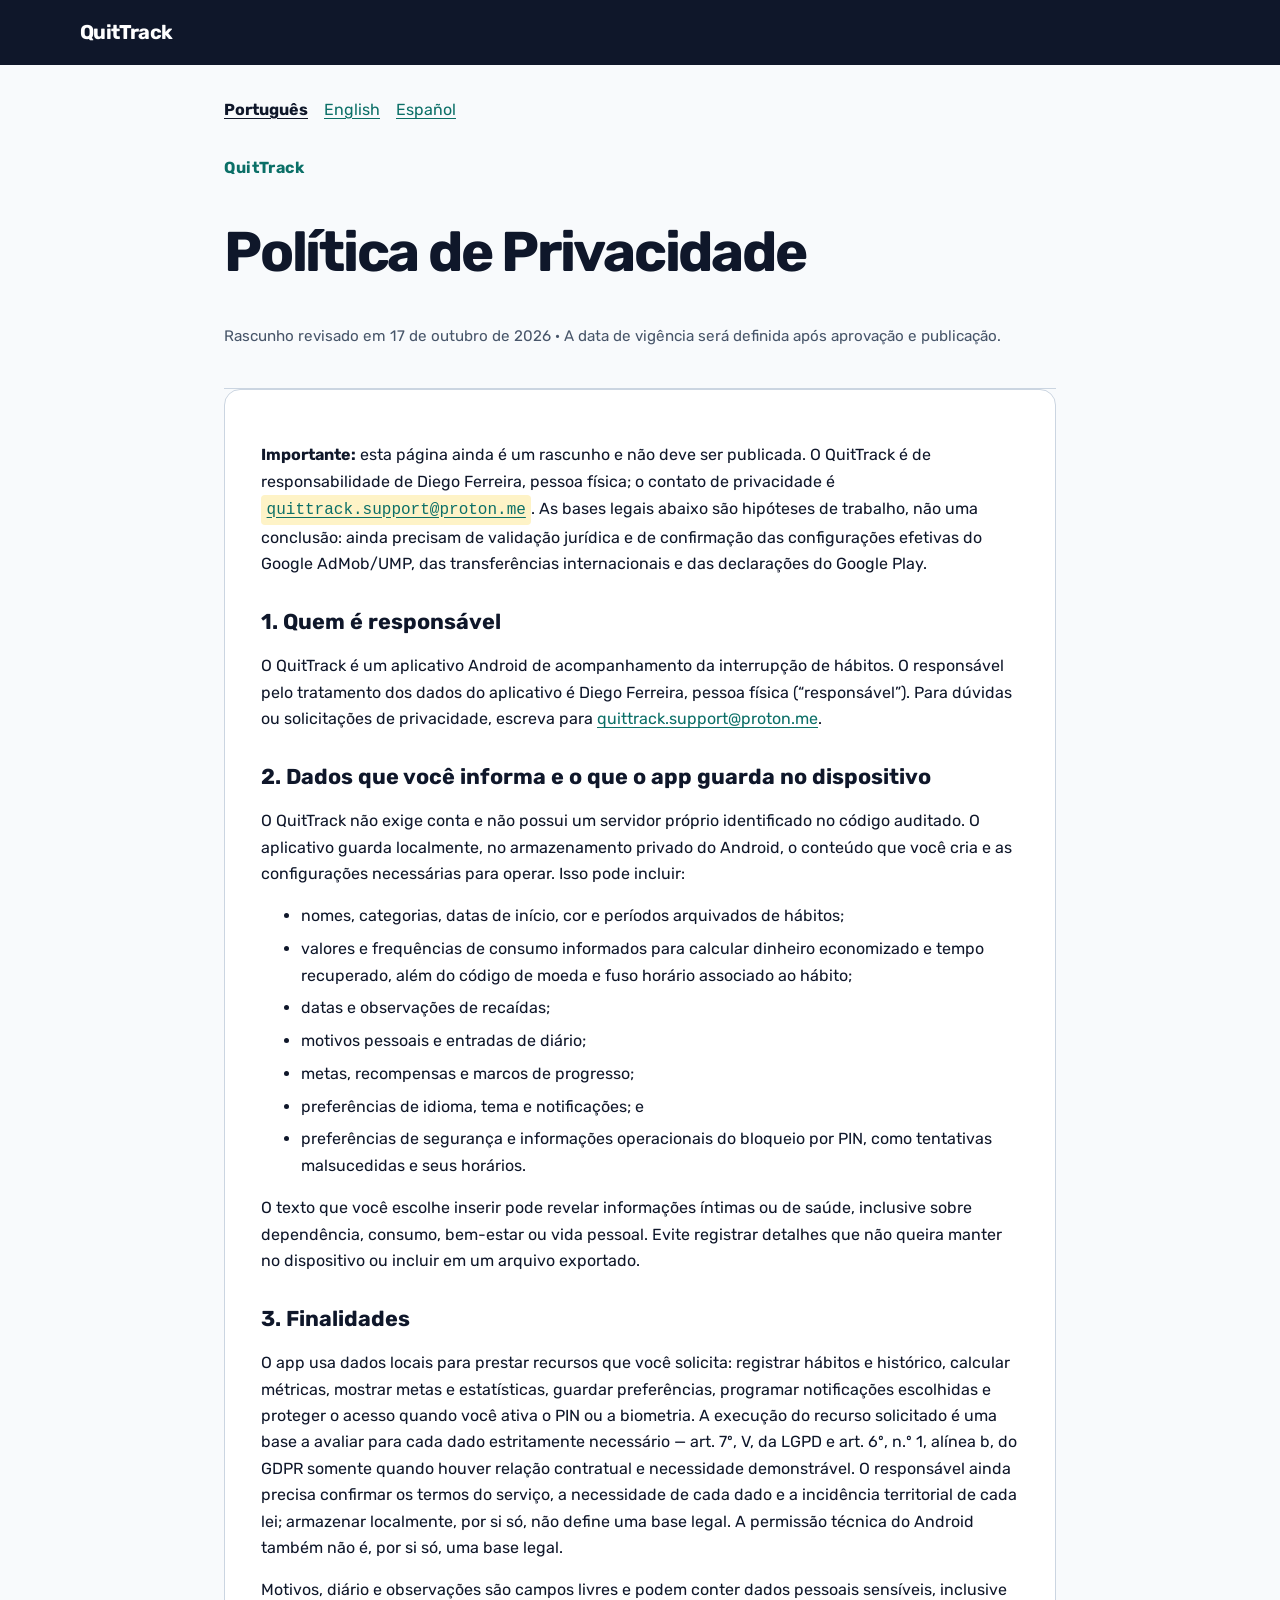
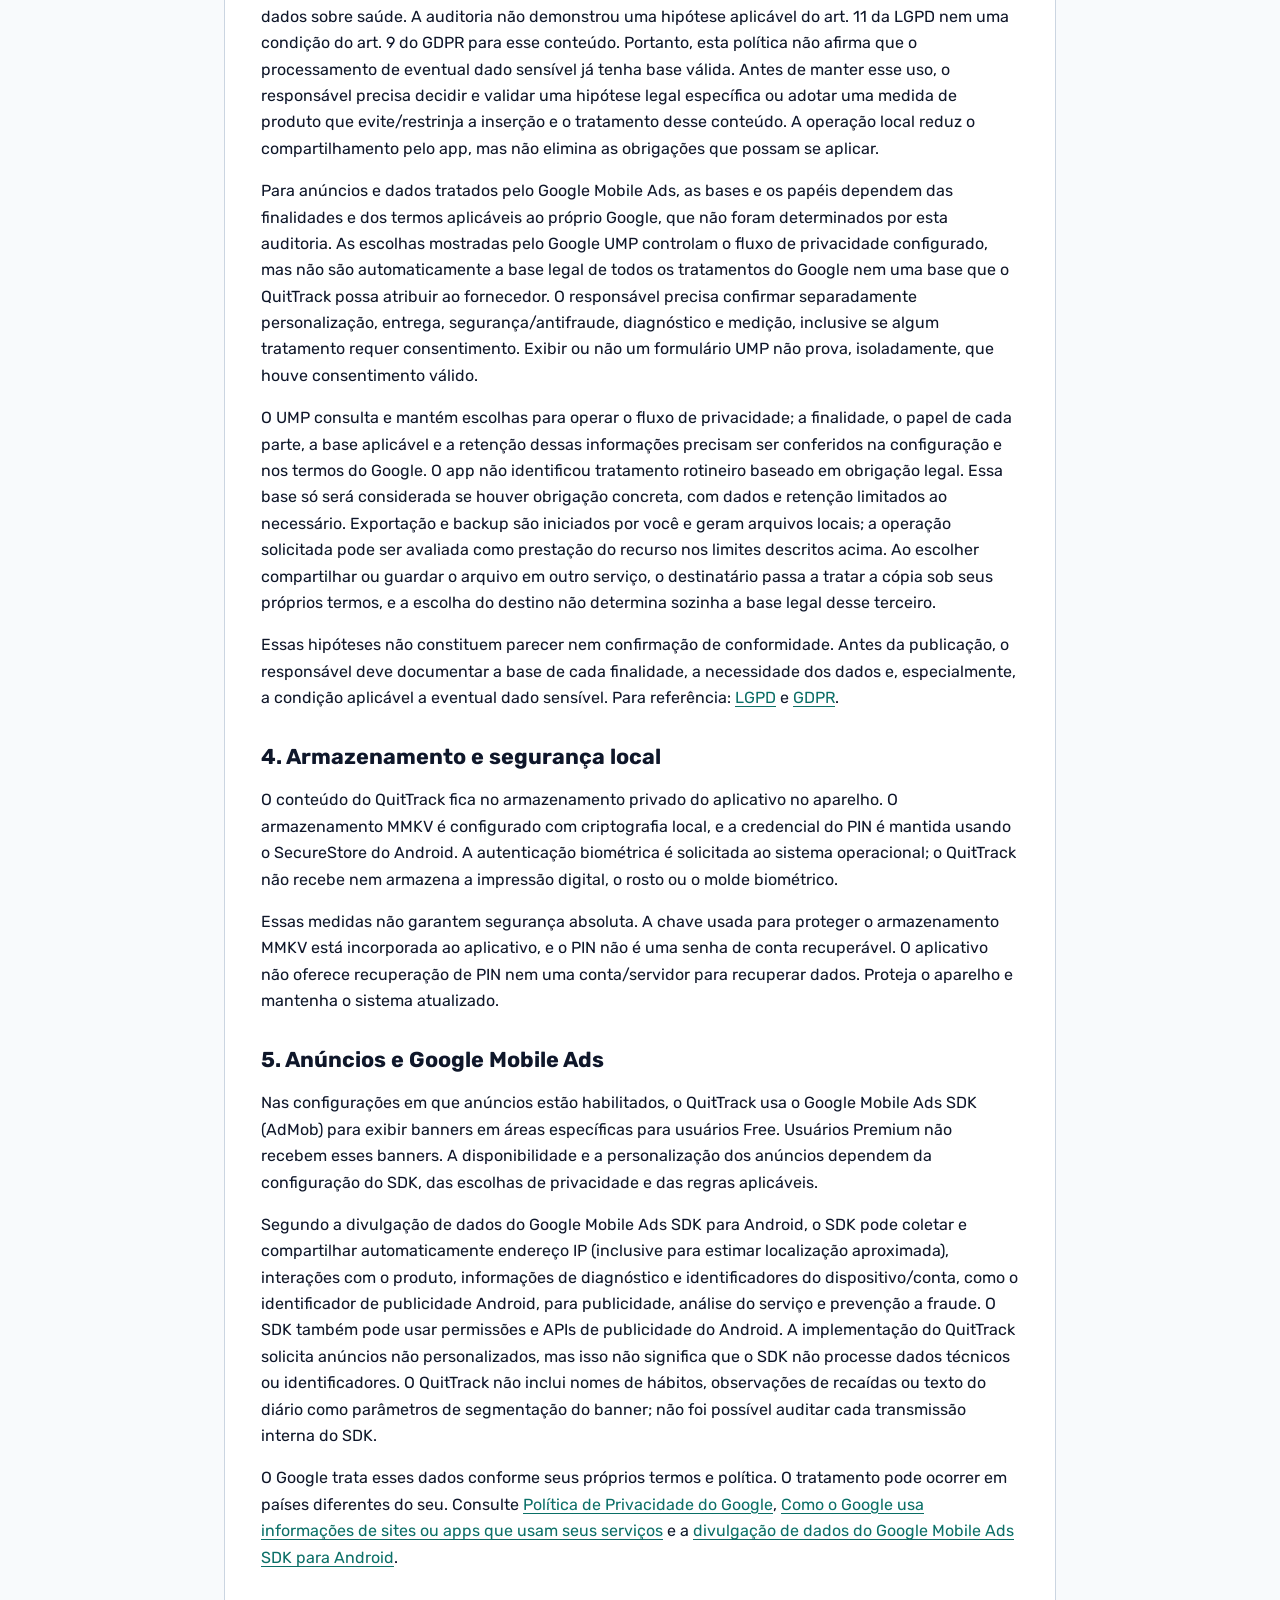
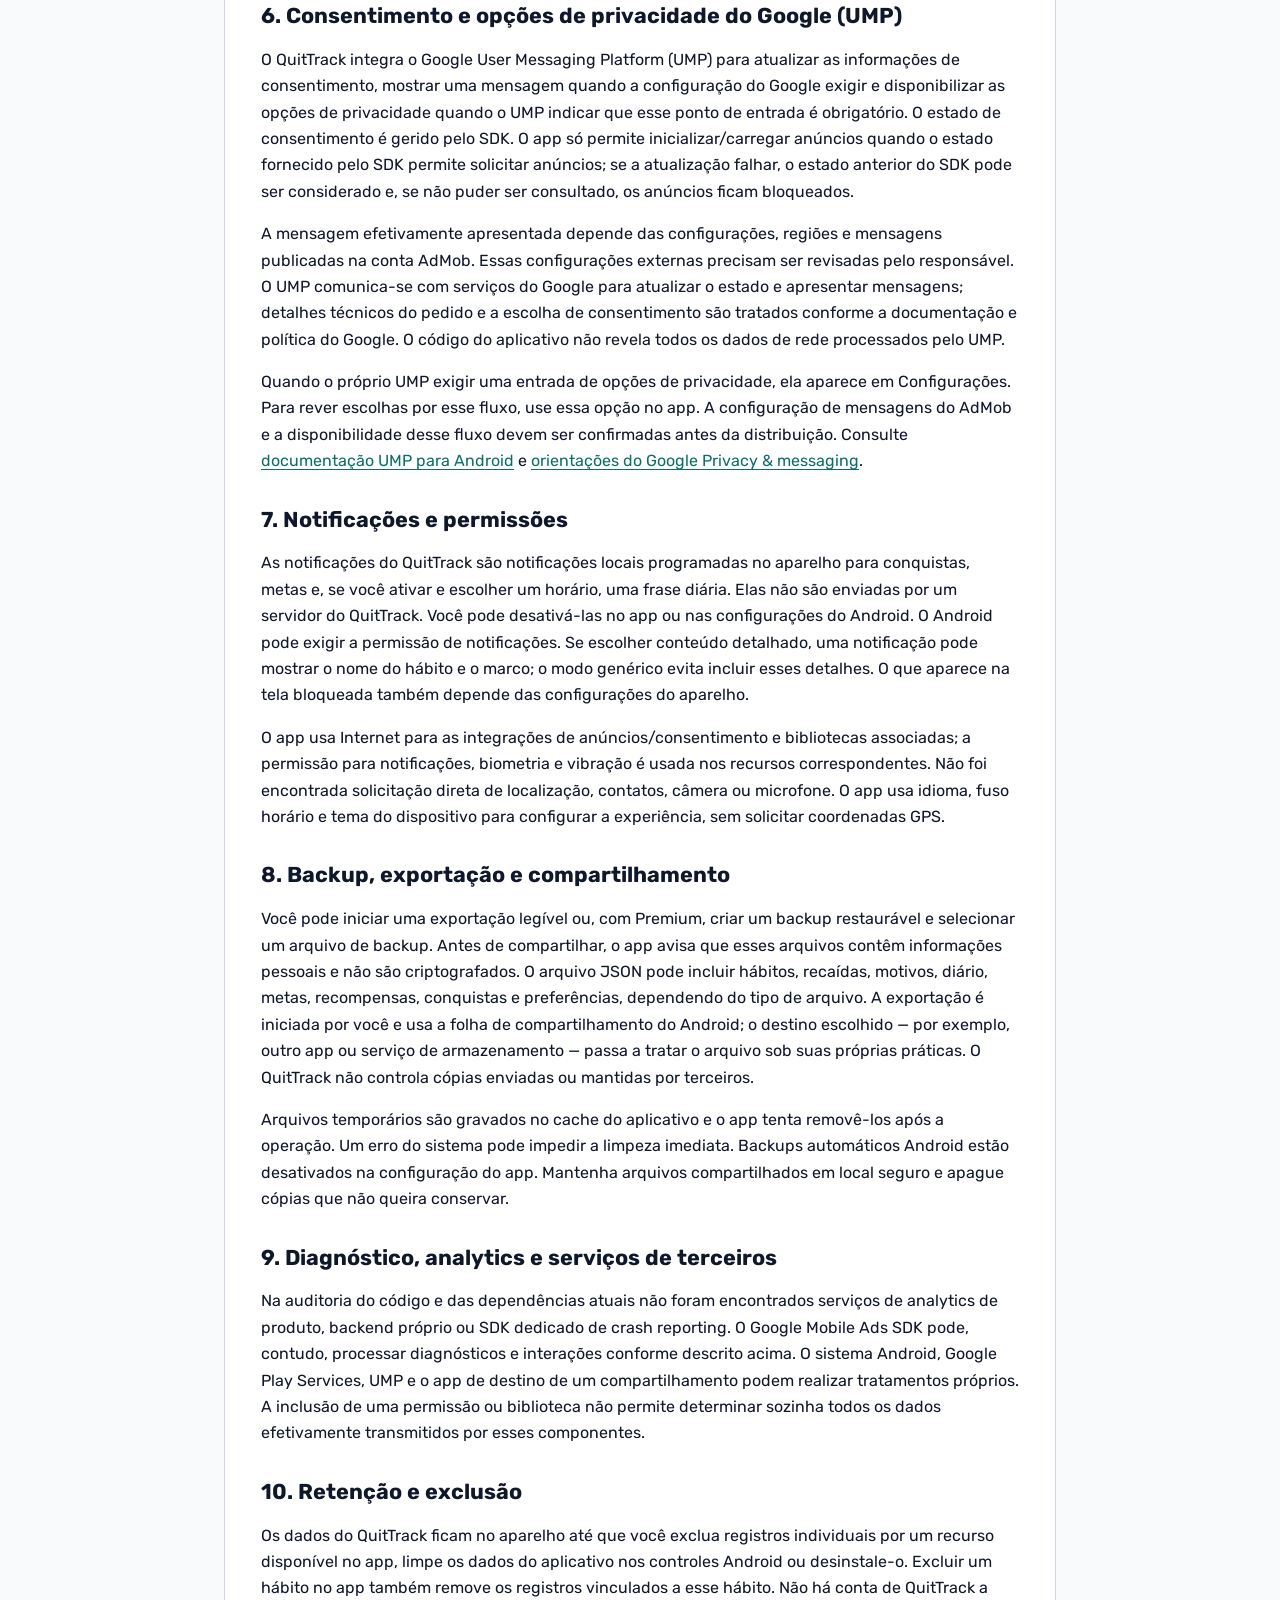
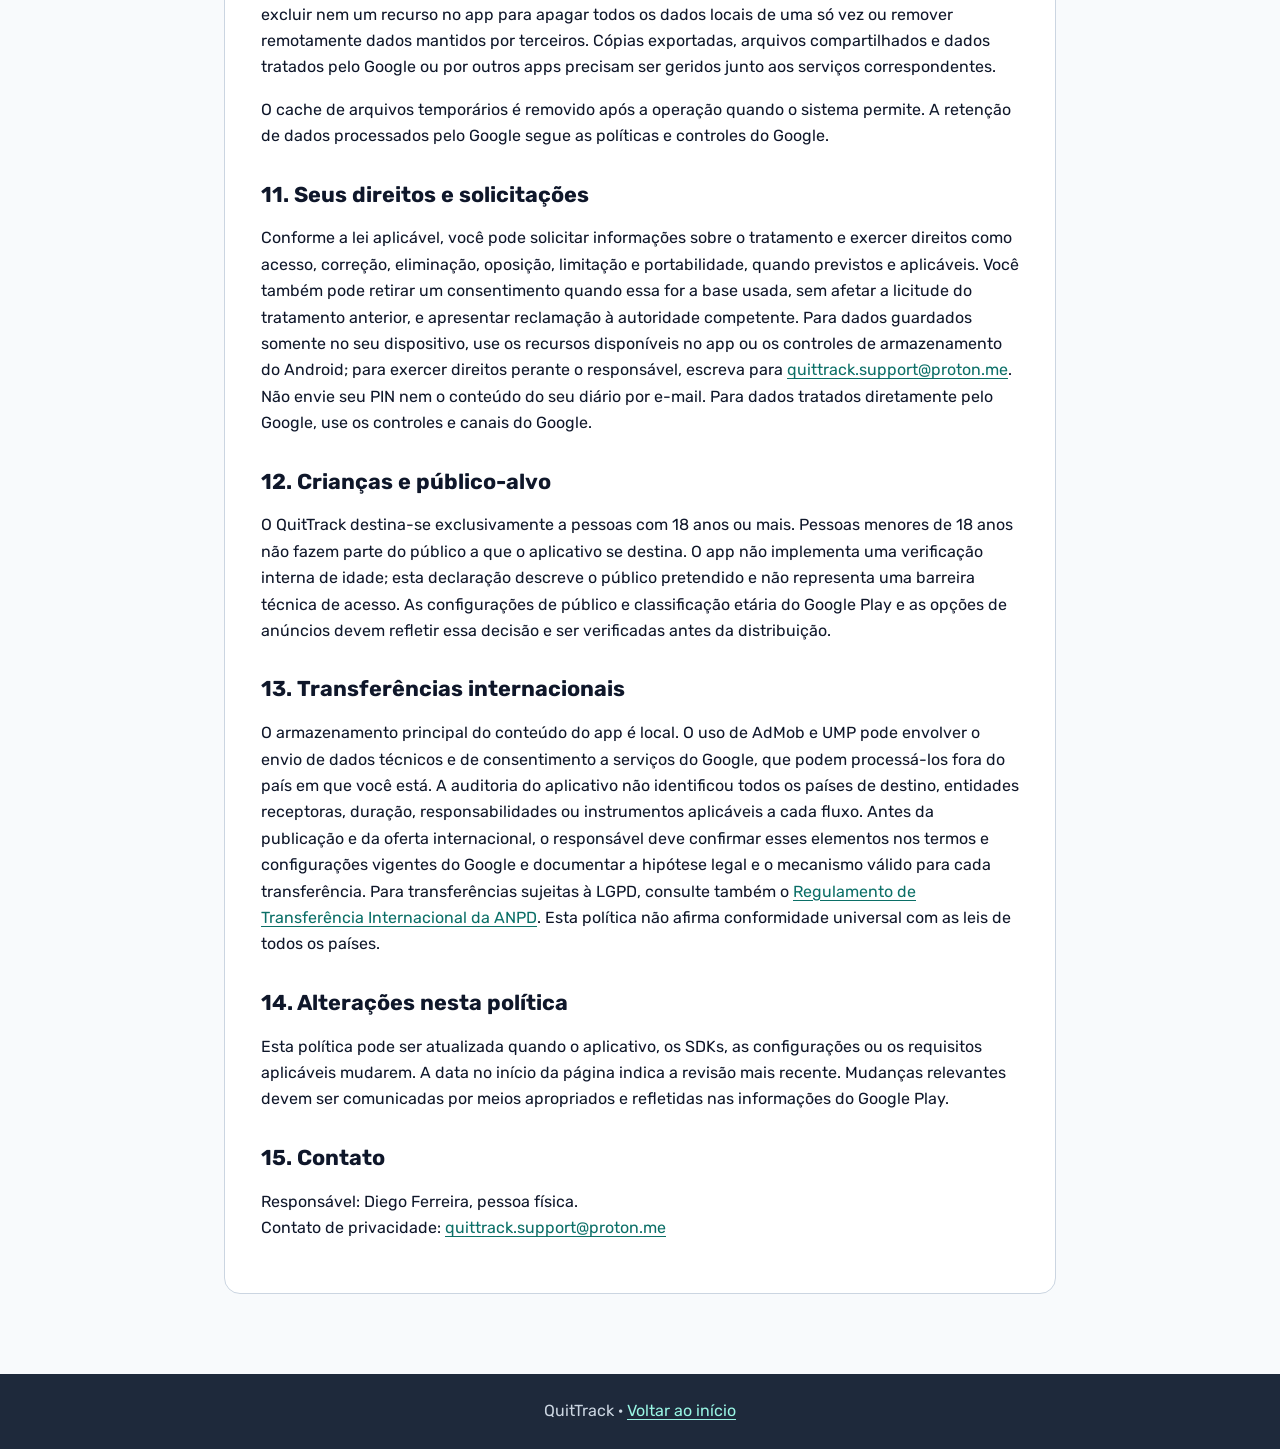
<file: quittrack/index.html>
﻿<!doctype html>
<html lang="pt-BR">
  <head>
    <meta charset="utf-8">
    <meta name="viewport" content="width=device-width, initial-scale=1">
    <meta name="description" content="Política de Privacidade do aplicativo QuitTrack: dados locais, anúncios, consentimento, exportação e direitos de privacidade.">
    <meta name="theme-color" content="#0F172A">
    <title>Política de Privacidade — QuitTrack</title>
    <link rel="stylesheet" href="assets/styles.css">
    <link rel="alternate" hreflang="pt-BR" href="./">
    <link rel="alternate" hreflang="en-US" href="en/">
    <link rel="alternate" hreflang="es" href="es/">
  </head>
  <body>
    <a class="skip-link" href="#main">Pular para o conteúdo</a>
    <header class="site-header"><a class="brand" href="./">QuitTrack</a></header>
    <main id="main" class="page">
      <nav class="language-nav" aria-label="Idioma"><a href="./" aria-current="page">Português</a><a href="en/" lang="en-US">English</a><a href="es/" lang="es">Español</a></nav>
      <header class="page-header"><p class="eyebrow">QuitTrack</p><h1>Política de Privacidade</h1><p class="updated">Rascunho revisado em 17 de outubro de 2026 · A data de vigência será definida após aprovação e publicação.</p></header>
      <article class="content-card">
        <p><strong>Importante:</strong> esta página ainda é um rascunho e não deve ser publicada. O QuitTrack é de responsabilidade de Diego Ferreira, pessoa física; o contato de privacidade é <a class="contact-placeholder" href="mailto:quittrack.support@proton.me">quittrack.support@proton.me</a>. As bases legais abaixo são hipóteses de trabalho, não uma conclusão: ainda precisam de validação jurídica e de confirmação das configurações efetivas do Google AdMob/UMP, das transferências internacionais e das declarações do Google Play.</p>

        <h2>1. Quem é responsável</h2>
        <p>O QuitTrack é um aplicativo Android de acompanhamento da interrupção de hábitos. O responsável pelo tratamento dos dados do aplicativo é Diego Ferreira, pessoa física (“responsável”). Para dúvidas ou solicitações de privacidade, escreva para <a href="mailto:quittrack.support@proton.me">quittrack.support@proton.me</a>.</p>

        <h2>2. Dados que você informa e o que o app guarda no dispositivo</h2>
        <p>O QuitTrack não exige conta e não possui um servidor próprio identificado no código auditado. O aplicativo guarda localmente, no armazenamento privado do Android, o conteúdo que você cria e as configurações necessárias para operar. Isso pode incluir:</p>
        <ul>
          <li>nomes, categorias, datas de início, cor e períodos arquivados de hábitos;</li>
          <li>valores e frequências de consumo informados para calcular dinheiro economizado e tempo recuperado, além do código de moeda e fuso horário associado ao hábito;</li>
          <li>datas e observações de recaídas;</li>
          <li>motivos pessoais e entradas de diário;</li>
          <li>metas, recompensas e marcos de progresso;</li>
          <li>preferências de idioma, tema e notificações; e</li>
          <li>preferências de segurança e informações operacionais do bloqueio por PIN, como tentativas malsucedidas e seus horários.</li>
        </ul>
        <p>O texto que você escolhe inserir pode revelar informações íntimas ou de saúde, inclusive sobre dependência, consumo, bem-estar ou vida pessoal. Evite registrar detalhes que não queira manter no dispositivo ou incluir em um arquivo exportado.</p>

        <h2>3. Finalidades</h2>
        <p>O app usa dados locais para prestar recursos que você solicita: registrar hábitos e histórico, calcular métricas, mostrar metas e estatísticas, guardar preferências, programar notificações escolhidas e proteger o acesso quando você ativa o PIN ou a biometria. A execução do recurso solicitado é uma base a avaliar para cada dado estritamente necessário — art. 7º, V, da LGPD e art. 6º, n.º 1, alínea b, do GDPR somente quando houver relação contratual e necessidade demonstrável. O responsável ainda precisa confirmar os termos do serviço, a necessidade de cada dado e a incidência territorial de cada lei; armazenar localmente, por si só, não define uma base legal. A permissão técnica do Android também não é, por si só, uma base legal.</p>
        <p>Motivos, diário e observações são campos livres e podem conter dados pessoais sensíveis, inclusive dados sobre saúde. A auditoria não demonstrou uma hipótese aplicável do art. 11 da LGPD nem uma condição do art. 9 do GDPR para esse conteúdo. Portanto, esta política não afirma que o processamento de eventual dado sensível já tenha base válida. Antes de manter esse uso, o responsável precisa decidir e validar uma hipótese legal específica ou adotar uma medida de produto que evite/restrinja a inserção e o tratamento desse conteúdo. A operação local reduz o compartilhamento pelo app, mas não elimina as obrigações que possam se aplicar.</p>
        <p>Para anúncios e dados tratados pelo Google Mobile Ads, as bases e os papéis dependem das finalidades e dos termos aplicáveis ao próprio Google, que não foram determinados por esta auditoria. As escolhas mostradas pelo Google UMP controlam o fluxo de privacidade configurado, mas não são automaticamente a base legal de todos os tratamentos do Google nem uma base que o QuitTrack possa atribuir ao fornecedor. O responsável precisa confirmar separadamente personalização, entrega, segurança/antifraude, diagnóstico e medição, inclusive se algum tratamento requer consentimento. Exibir ou não um formulário UMP não prova, isoladamente, que houve consentimento válido.</p>
        <p>O UMP consulta e mantém escolhas para operar o fluxo de privacidade; a finalidade, o papel de cada parte, a base aplicável e a retenção dessas informações precisam ser conferidos na configuração e nos termos do Google. O app não identificou tratamento rotineiro baseado em obrigação legal. Essa base só será considerada se houver obrigação concreta, com dados e retenção limitados ao necessário. Exportação e backup são iniciados por você e geram arquivos locais; a operação solicitada pode ser avaliada como prestação do recurso nos limites descritos acima. Ao escolher compartilhar ou guardar o arquivo em outro serviço, o destinatário passa a tratar a cópia sob seus próprios termos, e a escolha do destino não determina sozinha a base legal desse terceiro.</p>
        <p>Essas hipóteses não constituem parecer nem confirmação de conformidade. Antes da publicação, o responsável deve documentar a base de cada finalidade, a necessidade dos dados e, especialmente, a condição aplicável a eventual dado sensível. Para referência: <a href="https://www.planalto.gov.br/ccivil_03/_ato2015-2018/2018/lei/l13709compilado.htm">LGPD</a> e <a href="https://eur-lex.europa.eu/eli/reg/2016/679/">GDPR</a>.</p>

        <h2>4. Armazenamento e segurança local</h2>
        <p>O conteúdo do QuitTrack fica no armazenamento privado do aplicativo no aparelho. O armazenamento MMKV é configurado com criptografia local, e a credencial do PIN é mantida usando o SecureStore do Android. A autenticação biométrica é solicitada ao sistema operacional; o QuitTrack não recebe nem armazena a impressão digital, o rosto ou o molde biométrico.</p>
        <p>Essas medidas não garantem segurança absoluta. A chave usada para proteger o armazenamento MMKV está incorporada ao aplicativo, e o PIN não é uma senha de conta recuperável. O aplicativo não oferece recuperação de PIN nem uma conta/servidor para recuperar dados. Proteja o aparelho e mantenha o sistema atualizado.</p>

        <h2>5. Anúncios e Google Mobile Ads</h2>
        <p>Nas configurações em que anúncios estão habilitados, o QuitTrack usa o Google Mobile Ads SDK (AdMob) para exibir banners em áreas específicas para usuários Free. Usuários Premium não recebem esses banners. A disponibilidade e a personalização dos anúncios dependem da configuração do SDK, das escolhas de privacidade e das regras aplicáveis.</p>
        <p>Segundo a divulgação de dados do Google Mobile Ads SDK para Android, o SDK pode coletar e compartilhar automaticamente endereço IP (inclusive para estimar localização aproximada), interações com o produto, informações de diagnóstico e identificadores do dispositivo/conta, como o identificador de publicidade Android, para publicidade, análise do serviço e prevenção a fraude. O SDK também pode usar permissões e APIs de publicidade do Android. A implementação do QuitTrack solicita anúncios não personalizados, mas isso não significa que o SDK não processe dados técnicos ou identificadores. O QuitTrack não inclui nomes de hábitos, observações de recaídas ou texto do diário como parâmetros de segmentação do banner; não foi possível auditar cada transmissão interna do SDK.</p>
        <p>O Google trata esses dados conforme seus próprios termos e política. O tratamento pode ocorrer em países diferentes do seu. Consulte <a href="https://policies.google.com/privacy?hl=pt-BR">Política de Privacidade do Google</a>, <a href="https://policies.google.com/technologies/ads?hl=pt-BR">Como o Google usa informações de sites ou apps que usam seus serviços</a> e a <a href="https://developers.google.com/admob/android/privacy/play-data-disclosure?hl=pt-br">divulgação de dados do Google Mobile Ads SDK para Android</a>.</p>

        <h2>6. Consentimento e opções de privacidade do Google (UMP)</h2>
        <p>O QuitTrack integra o Google User Messaging Platform (UMP) para atualizar as informações de consentimento, mostrar uma mensagem quando a configuração do Google exigir e disponibilizar as opções de privacidade quando o UMP indicar que esse ponto de entrada é obrigatório. O estado de consentimento é gerido pelo SDK. O app só permite inicializar/carregar anúncios quando o estado fornecido pelo SDK permite solicitar anúncios; se a atualização falhar, o estado anterior do SDK pode ser considerado e, se não puder ser consultado, os anúncios ficam bloqueados.</p>
        <p>A mensagem efetivamente apresentada depende das configurações, regiões e mensagens publicadas na conta AdMob. Essas configurações externas precisam ser revisadas pelo responsável. O UMP comunica-se com serviços do Google para atualizar o estado e apresentar mensagens; detalhes técnicos do pedido e a escolha de consentimento são tratados conforme a documentação e política do Google. O código do aplicativo não revela todos os dados de rede processados pelo UMP.</p>
        <p>Quando o próprio UMP exigir uma entrada de opções de privacidade, ela aparece em Configurações. Para rever escolhas por esse fluxo, use essa opção no app. A configuração de mensagens do AdMob e a disponibilidade desse fluxo devem ser confirmadas antes da distribuição. Consulte <a href="https://developers.google.com/admob/android/privacy?hl=pt-br">documentação UMP para Android</a> e <a href="https://support.google.com/admob/answer/12226986?hl=pt-BR">orientações do Google Privacy &amp; messaging</a>.</p>

        <h2>7. Notificações e permissões</h2>
        <p>As notificações do QuitTrack são notificações locais programadas no aparelho para conquistas, metas e, se você ativar e escolher um horário, uma frase diária. Elas não são enviadas por um servidor do QuitTrack. Você pode desativá-las no app ou nas configurações do Android. O Android pode exigir a permissão de notificações. Se escolher conteúdo detalhado, uma notificação pode mostrar o nome do hábito e o marco; o modo genérico evita incluir esses detalhes. O que aparece na tela bloqueada também depende das configurações do aparelho.</p>
        <p>O app usa Internet para as integrações de anúncios/consentimento e bibliotecas associadas; a permissão para notificações, biometria e vibração é usada nos recursos correspondentes. Não foi encontrada solicitação direta de localização, contatos, câmera ou microfone. O app usa idioma, fuso horário e tema do dispositivo para configurar a experiência, sem solicitar coordenadas GPS.</p>

        <h2>8. Backup, exportação e compartilhamento</h2>
        <p>Você pode iniciar uma exportação legível ou, com Premium, criar um backup restaurável e selecionar um arquivo de backup. Antes de compartilhar, o app avisa que esses arquivos contêm informações pessoais e não são criptografados. O arquivo JSON pode incluir hábitos, recaídas, motivos, diário, metas, recompensas, conquistas e preferências, dependendo do tipo de arquivo. A exportação é iniciada por você e usa a folha de compartilhamento do Android; o destino escolhido — por exemplo, outro app ou serviço de armazenamento — passa a tratar o arquivo sob suas próprias práticas. O QuitTrack não controla cópias enviadas ou mantidas por terceiros.</p>
        <p>Arquivos temporários são gravados no cache do aplicativo e o app tenta removê-los após a operação. Um erro do sistema pode impedir a limpeza imediata. Backups automáticos Android estão desativados na configuração do app. Mantenha arquivos compartilhados em local seguro e apague cópias que não queira conservar.</p>

        <h2>9. Diagnóstico, analytics e serviços de terceiros</h2>
        <p>Na auditoria do código e das dependências atuais não foram encontrados serviços de analytics de produto, backend próprio ou SDK dedicado de crash reporting. O Google Mobile Ads SDK pode, contudo, processar diagnósticos e interações conforme descrito acima. O sistema Android, Google Play Services, UMP e o app de destino de um compartilhamento podem realizar tratamentos próprios. A inclusão de uma permissão ou biblioteca não permite determinar sozinha todos os dados efetivamente transmitidos por esses componentes.</p>

        <h2>10. Retenção e exclusão</h2>
        <p>Os dados do QuitTrack ficam no aparelho até que você exclua registros individuais por um recurso disponível no app, limpe os dados do aplicativo nos controles Android ou desinstale-o. Excluir um hábito no app também remove os registros vinculados a esse hábito. Não há conta de QuitTrack a excluir nem um recurso no app para apagar todos os dados locais de uma só vez ou remover remotamente dados mantidos por terceiros. Cópias exportadas, arquivos compartilhados e dados tratados pelo Google ou por outros apps precisam ser geridos junto aos serviços correspondentes.</p>
        <p>O cache de arquivos temporários é removido após a operação quando o sistema permite. A retenção de dados processados pelo Google segue as políticas e controles do Google.</p>

        <h2>11. Seus direitos e solicitações</h2>
        <p>Conforme a lei aplicável, você pode solicitar informações sobre o tratamento e exercer direitos como acesso, correção, eliminação, oposição, limitação e portabilidade, quando previstos e aplicáveis. Você também pode retirar um consentimento quando essa for a base usada, sem afetar a licitude do tratamento anterior, e apresentar reclamação à autoridade competente. Para dados guardados somente no seu dispositivo, use os recursos disponíveis no app ou os controles de armazenamento do Android; para exercer direitos perante o responsável, escreva para <a href="mailto:quittrack.support@proton.me">quittrack.support@proton.me</a>. Não envie seu PIN nem o conteúdo do seu diário por e-mail. Para dados tratados diretamente pelo Google, use os controles e canais do Google.</p>

        <h2>12. Crianças e público-alvo</h2>
        <p>O QuitTrack destina-se exclusivamente a pessoas com 18 anos ou mais. Pessoas menores de 18 anos não fazem parte do público a que o aplicativo se destina. O app não implementa uma verificação interna de idade; esta declaração descreve o público pretendido e não representa uma barreira técnica de acesso. As configurações de público e classificação etária do Google Play e as opções de anúncios devem refletir essa decisão e ser verificadas antes da distribuição.</p>

        <h2>13. Transferências internacionais</h2>
        <p>O armazenamento principal do conteúdo do app é local. O uso de AdMob e UMP pode envolver o envio de dados técnicos e de consentimento a serviços do Google, que podem processá-los fora do país em que você está. A auditoria do aplicativo não identificou todos os países de destino, entidades receptoras, duração, responsabilidades ou instrumentos aplicáveis a cada fluxo. Antes da publicação e da oferta internacional, o responsável deve confirmar esses elementos nos termos e configurações vigentes do Google e documentar a hipótese legal e o mecanismo válido para cada transferência. Para transferências sujeitas à LGPD, consulte também o <a href="https://www.gov.br/anpd/pt-br/acesso-a-informacao/institucional/atos-normativos/regulamentacoes_anpd/resolucao-cd-anpd-no-19-de-23-de-agosto-de-2024">Regulamento de Transferência Internacional da ANPD</a>. Esta política não afirma conformidade universal com as leis de todos os países.</p>

        <h2>14. Alterações nesta política</h2>
        <p>Esta política pode ser atualizada quando o aplicativo, os SDKs, as configurações ou os requisitos aplicáveis mudarem. A data no início da página indica a revisão mais recente. Mudanças relevantes devem ser comunicadas por meios apropriados e refletidas nas informações do Google Play.</p>

        <h2>15. Contato</h2>
        <p>Responsável: Diego Ferreira, pessoa física.<br>Contato de privacidade: <a href="mailto:quittrack.support@proton.me">quittrack.support@proton.me</a></p>
      </article>
    </main>
    <footer class="site-footer">QuitTrack · <a href="#main">Voltar ao início</a></footer>
  </body>
</html>
</file>
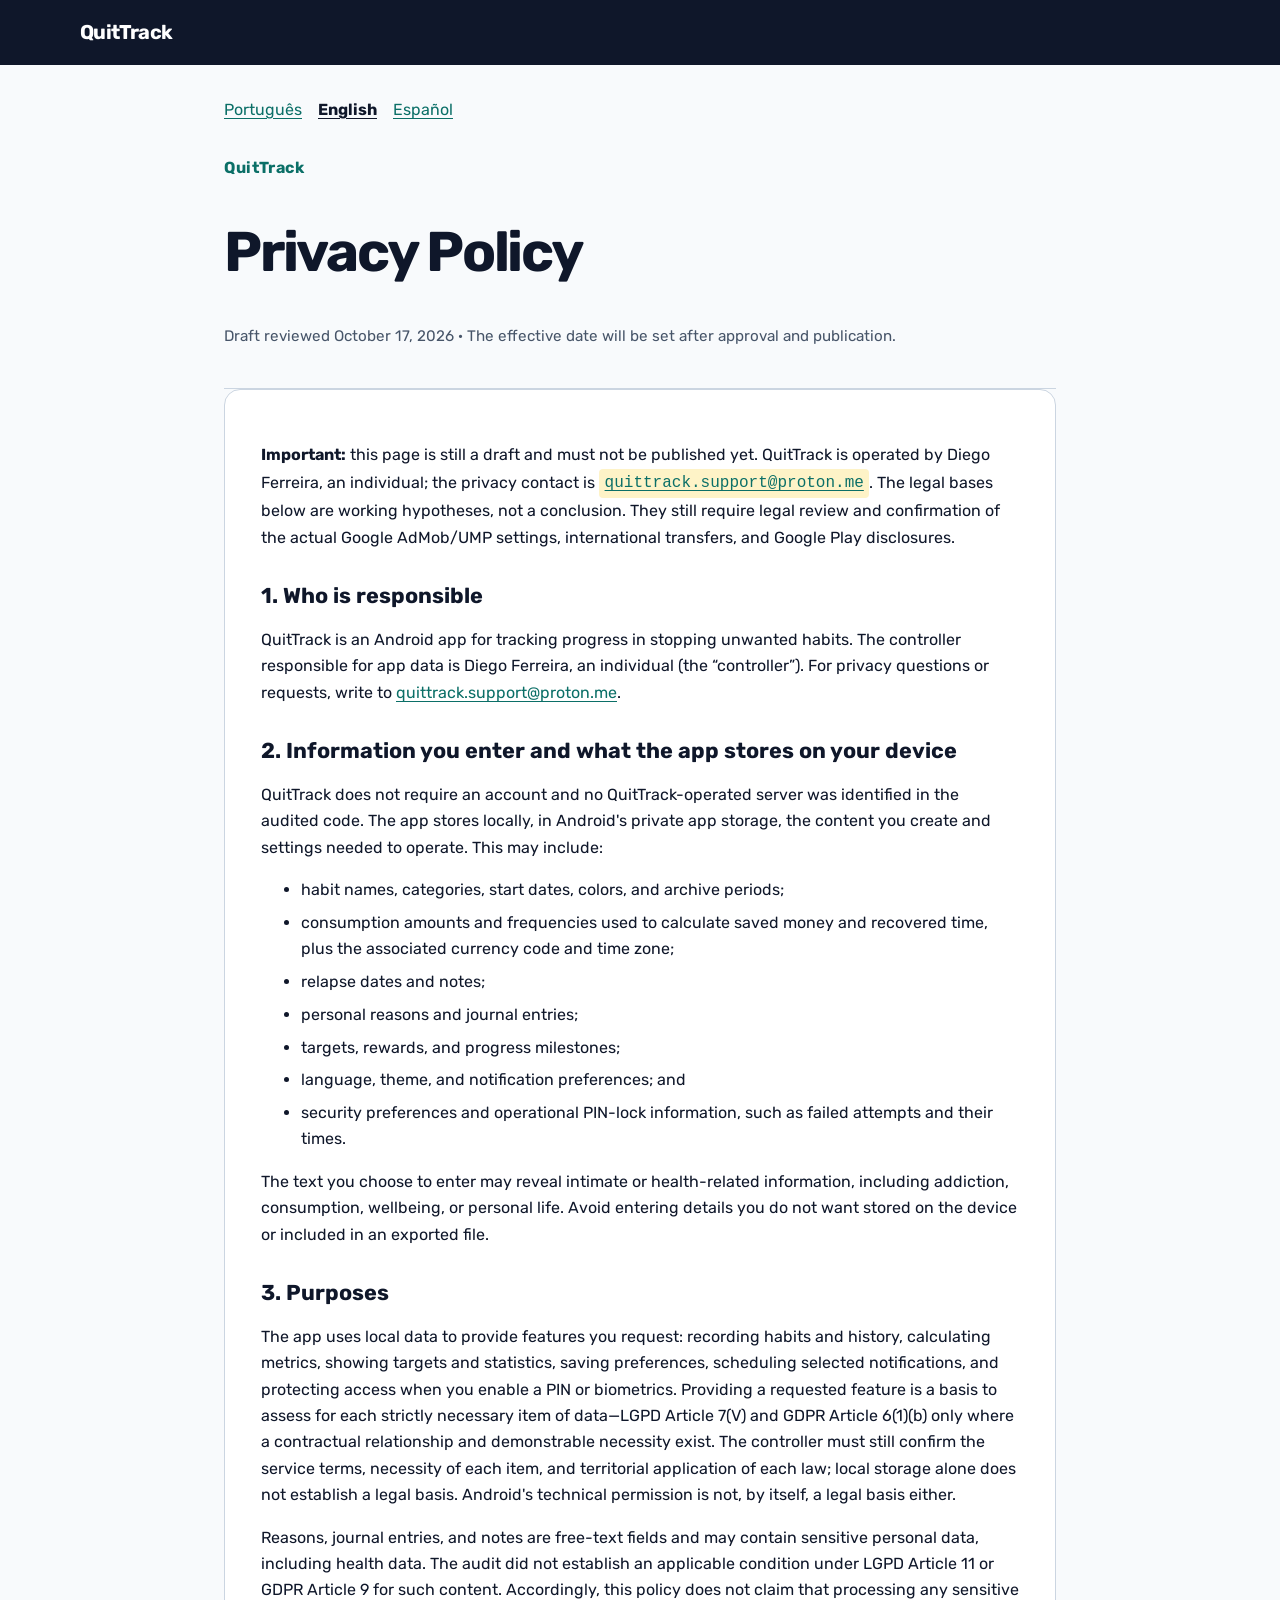
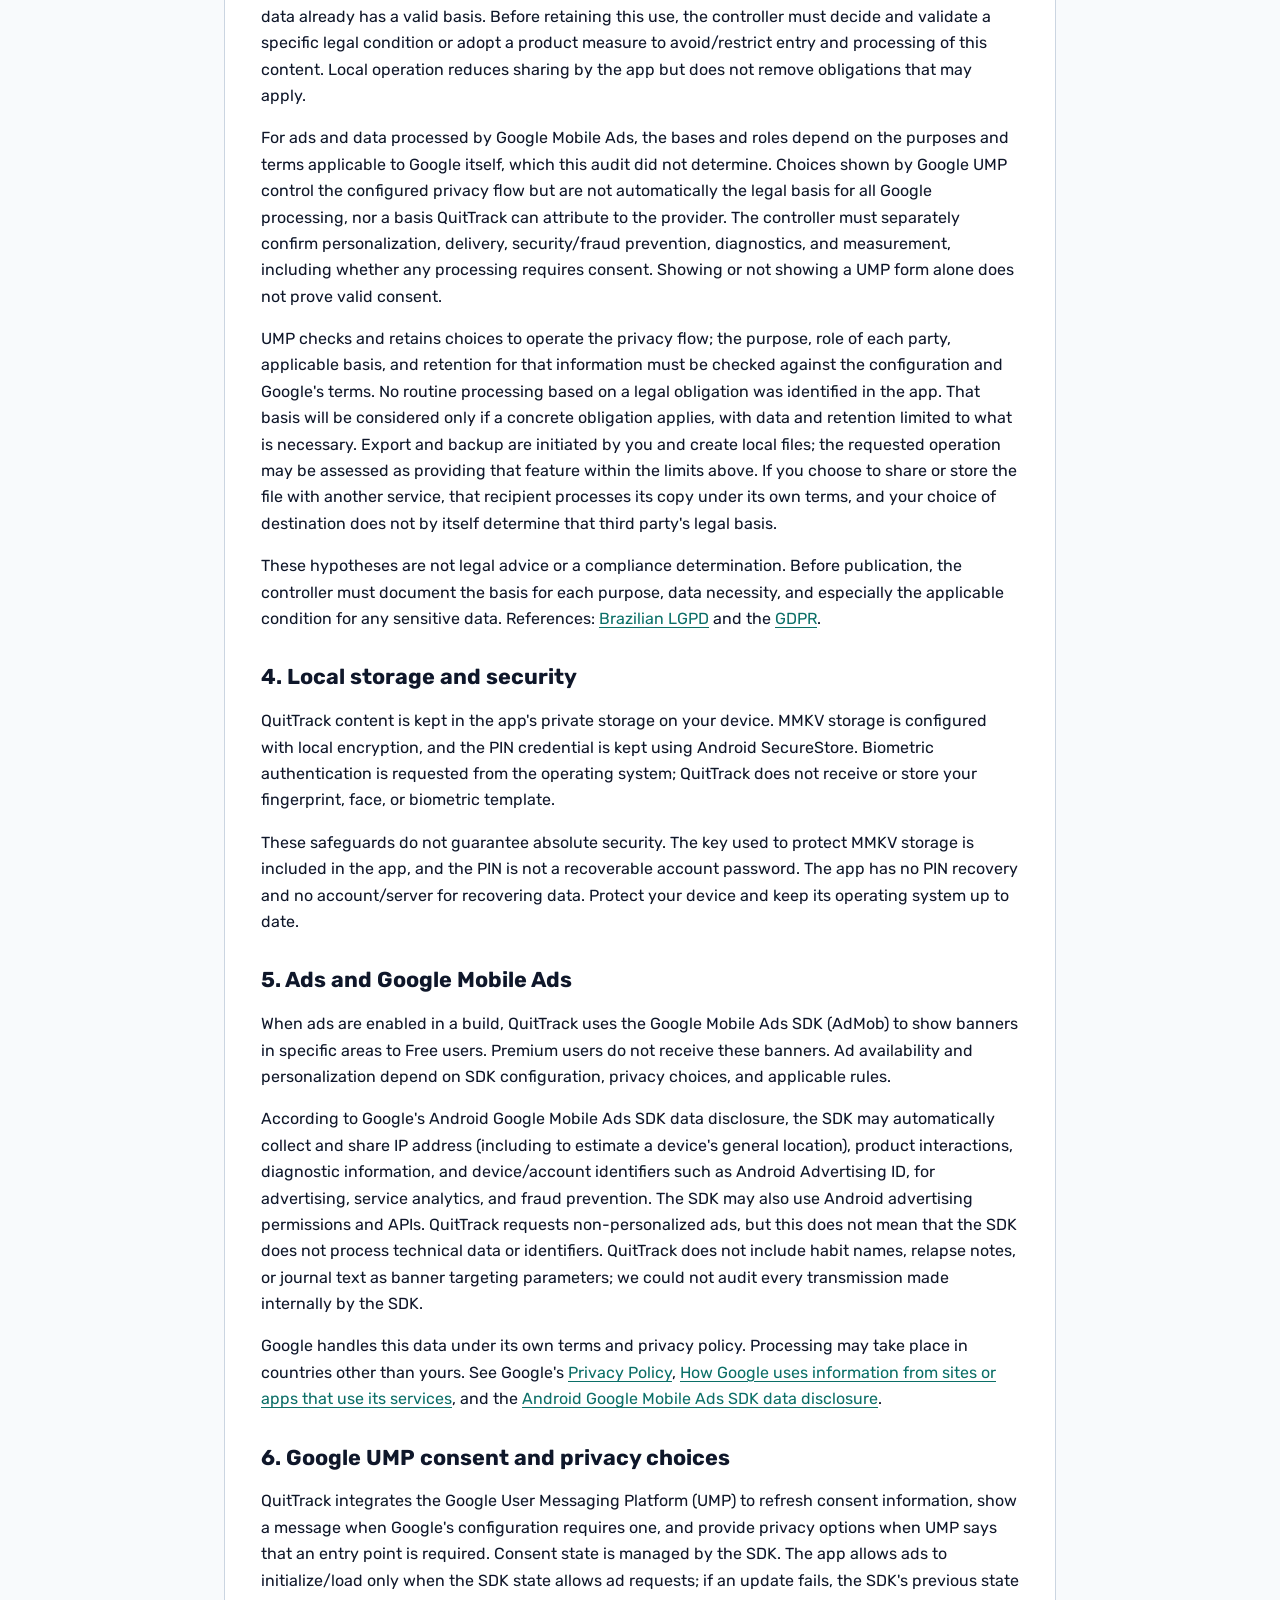
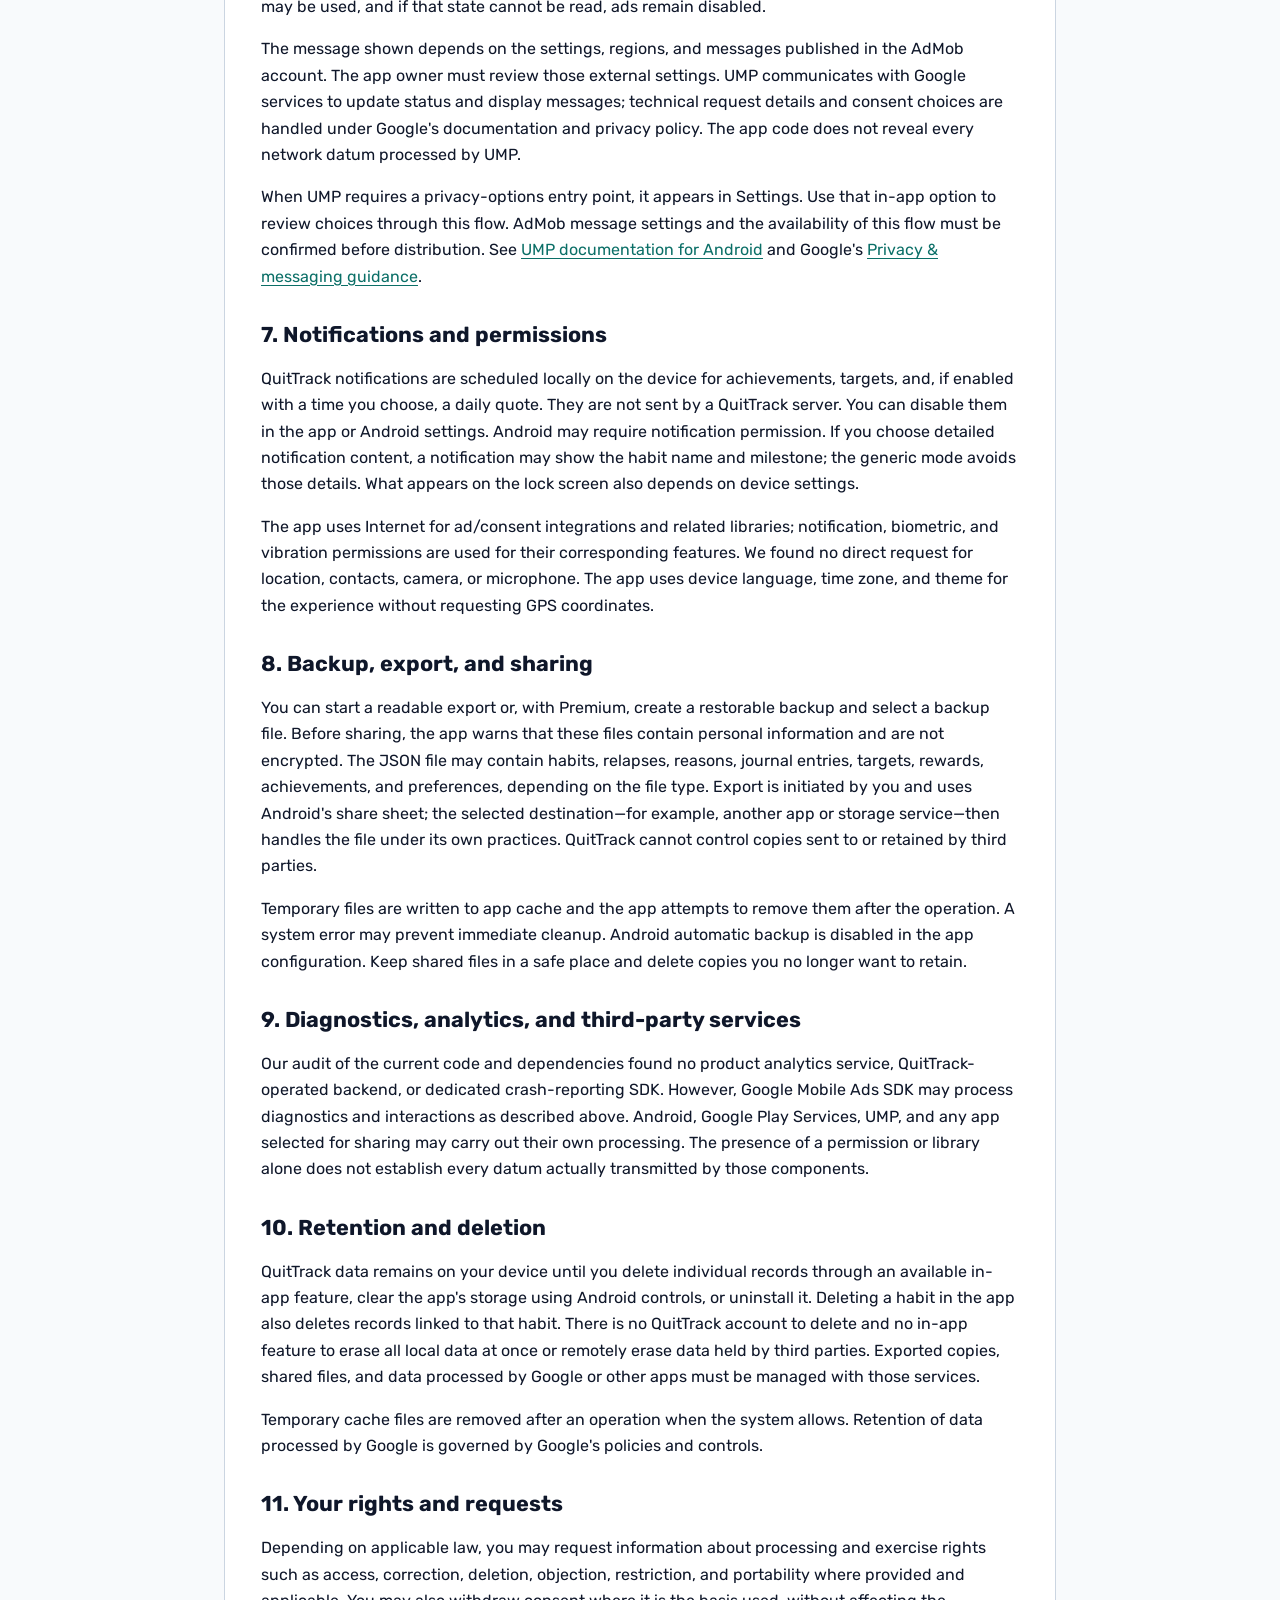
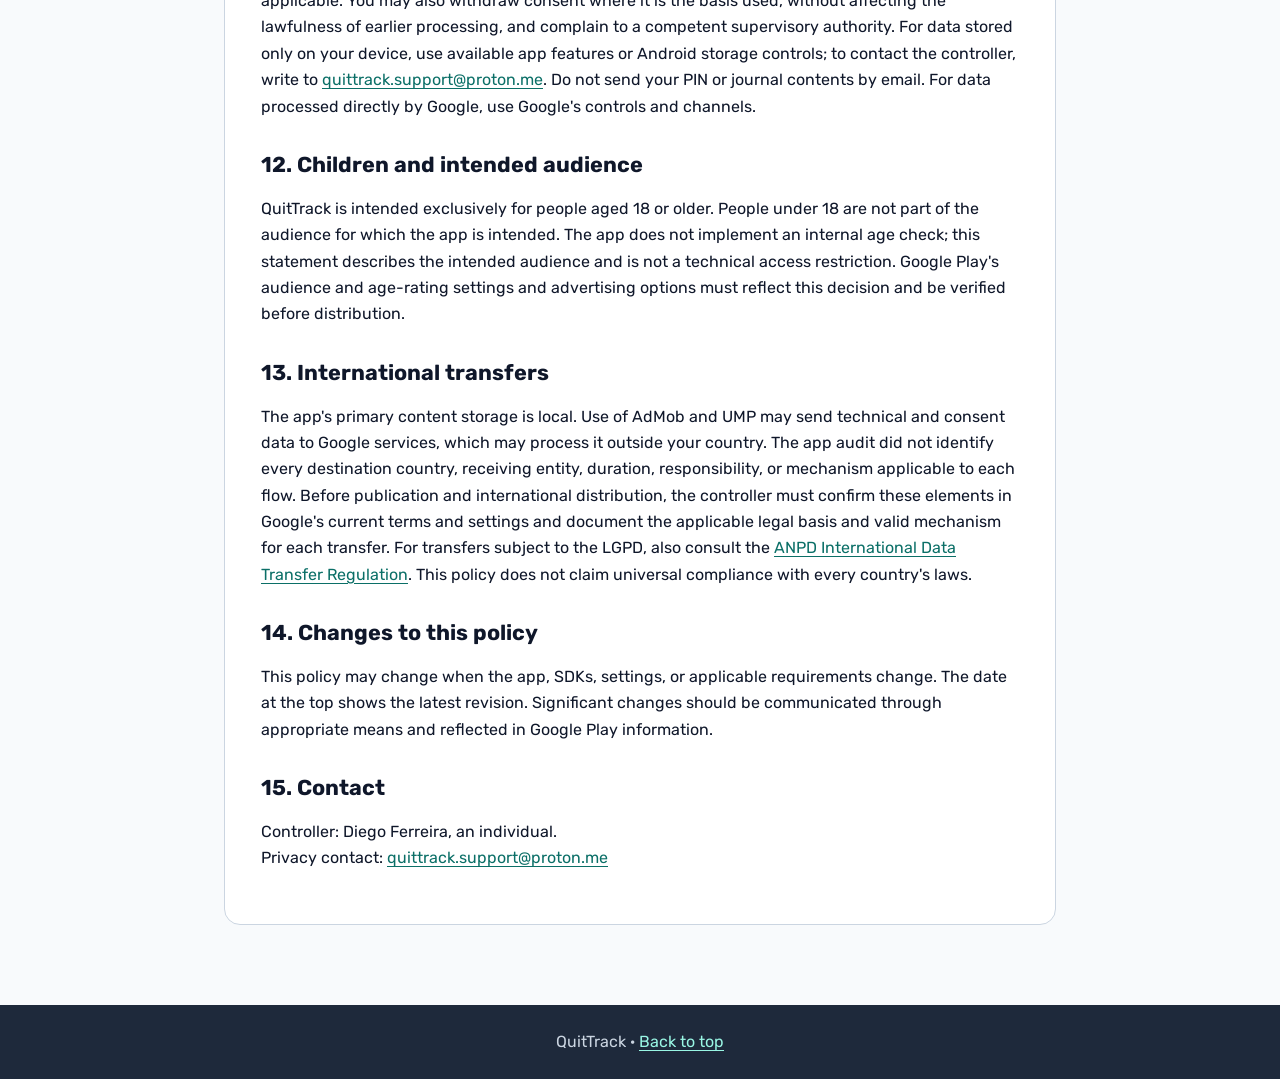
<file: quittrack/en/index.html>
﻿<!doctype html>
<html lang="en-US">
  <head>
    <meta charset="utf-8">
    <meta name="viewport" content="width=device-width, initial-scale=1">
    <meta name="description" content="QuitTrack Privacy Policy: on-device data, advertising, consent, exports, and privacy rights.">
    <meta name="theme-color" content="#0F172A">
    <title>Privacy Policy — QuitTrack</title>
    <link rel="stylesheet" href="../assets/styles.css">
    <link rel="alternate" hreflang="pt-BR" href="../">
    <link rel="alternate" hreflang="en-US" href="./">
    <link rel="alternate" hreflang="es" href="../es/">
  </head>
  <body>
    <a class="skip-link" href="#main">Skip to content</a>
    <header class="site-header"><a class="brand" href="../">QuitTrack</a></header>
    <main id="main" class="page">
      <nav class="language-nav" aria-label="Language"><a href="../" lang="pt-BR">Português</a><a href="./" aria-current="page">English</a><a href="../es/" lang="es">Español</a></nav>
      <header class="page-header"><p class="eyebrow">QuitTrack</p><h1>Privacy Policy</h1><p class="updated">Draft reviewed October 17, 2026 · The effective date will be set after approval and publication.</p></header>
      <article class="content-card">
        <p><strong>Important:</strong> this page is still a draft and must not be published yet. QuitTrack is operated by Diego Ferreira, an individual; the privacy contact is <a class="contact-placeholder" href="mailto:quittrack.support@proton.me">quittrack.support@proton.me</a>. The legal bases below are working hypotheses, not a conclusion. They still require legal review and confirmation of the actual Google AdMob/UMP settings, international transfers, and Google Play disclosures.</p>

        <h2>1. Who is responsible</h2>
        <p>QuitTrack is an Android app for tracking progress in stopping unwanted habits. The controller responsible for app data is Diego Ferreira, an individual (the “controller”). For privacy questions or requests, write to <a href="mailto:quittrack.support@proton.me">quittrack.support@proton.me</a>.</p>

        <h2>2. Information you enter and what the app stores on your device</h2>
        <p>QuitTrack does not require an account and no QuitTrack-operated server was identified in the audited code. The app stores locally, in Android's private app storage, the content you create and settings needed to operate. This may include:</p>
        <ul>
          <li>habit names, categories, start dates, colors, and archive periods;</li>
          <li>consumption amounts and frequencies used to calculate saved money and recovered time, plus the associated currency code and time zone;</li>
          <li>relapse dates and notes;</li>
          <li>personal reasons and journal entries;</li>
          <li>targets, rewards, and progress milestones;</li>
          <li>language, theme, and notification preferences; and</li>
          <li>security preferences and operational PIN-lock information, such as failed attempts and their times.</li>
        </ul>
        <p>The text you choose to enter may reveal intimate or health-related information, including addiction, consumption, wellbeing, or personal life. Avoid entering details you do not want stored on the device or included in an exported file.</p>

        <h2>3. Purposes</h2>
        <p>The app uses local data to provide features you request: recording habits and history, calculating metrics, showing targets and statistics, saving preferences, scheduling selected notifications, and protecting access when you enable a PIN or biometrics. Providing a requested feature is a basis to assess for each strictly necessary item of data—LGPD Article 7(V) and GDPR Article 6(1)(b) only where a contractual relationship and demonstrable necessity exist. The controller must still confirm the service terms, necessity of each item, and territorial application of each law; local storage alone does not establish a legal basis. Android's technical permission is not, by itself, a legal basis either.</p>
        <p>Reasons, journal entries, and notes are free-text fields and may contain sensitive personal data, including health data. The audit did not establish an applicable condition under LGPD Article 11 or GDPR Article 9 for such content. Accordingly, this policy does not claim that processing any sensitive data already has a valid basis. Before retaining this use, the controller must decide and validate a specific legal condition or adopt a product measure to avoid/restrict entry and processing of this content. Local operation reduces sharing by the app but does not remove obligations that may apply.</p>
        <p>For ads and data processed by Google Mobile Ads, the bases and roles depend on the purposes and terms applicable to Google itself, which this audit did not determine. Choices shown by Google UMP control the configured privacy flow but are not automatically the legal basis for all Google processing, nor a basis QuitTrack can attribute to the provider. The controller must separately confirm personalization, delivery, security/fraud prevention, diagnostics, and measurement, including whether any processing requires consent. Showing or not showing a UMP form alone does not prove valid consent.</p>
        <p>UMP checks and retains choices to operate the privacy flow; the purpose, role of each party, applicable basis, and retention for that information must be checked against the configuration and Google's terms. No routine processing based on a legal obligation was identified in the app. That basis will be considered only if a concrete obligation applies, with data and retention limited to what is necessary. Export and backup are initiated by you and create local files; the requested operation may be assessed as providing that feature within the limits above. If you choose to share or store the file with another service, that recipient processes its copy under its own terms, and your choice of destination does not by itself determine that third party's legal basis.</p>
        <p>These hypotheses are not legal advice or a compliance determination. Before publication, the controller must document the basis for each purpose, data necessity, and especially the applicable condition for any sensitive data. References: <a href="https://www.planalto.gov.br/ccivil_03/_ato2015-2018/2018/lei/l13709compilado.htm">Brazilian LGPD</a> and the <a href="https://eur-lex.europa.eu/eli/reg/2016/679/">GDPR</a>.</p>

        <h2>4. Local storage and security</h2>
        <p>QuitTrack content is kept in the app's private storage on your device. MMKV storage is configured with local encryption, and the PIN credential is kept using Android SecureStore. Biometric authentication is requested from the operating system; QuitTrack does not receive or store your fingerprint, face, or biometric template.</p>
        <p>These safeguards do not guarantee absolute security. The key used to protect MMKV storage is included in the app, and the PIN is not a recoverable account password. The app has no PIN recovery and no account/server for recovering data. Protect your device and keep its operating system up to date.</p>

        <h2>5. Ads and Google Mobile Ads</h2>
        <p>When ads are enabled in a build, QuitTrack uses the Google Mobile Ads SDK (AdMob) to show banners in specific areas to Free users. Premium users do not receive these banners. Ad availability and personalization depend on SDK configuration, privacy choices, and applicable rules.</p>
        <p>According to Google's Android Google Mobile Ads SDK data disclosure, the SDK may automatically collect and share IP address (including to estimate a device's general location), product interactions, diagnostic information, and device/account identifiers such as Android Advertising ID, for advertising, service analytics, and fraud prevention. The SDK may also use Android advertising permissions and APIs. QuitTrack requests non-personalized ads, but this does not mean that the SDK does not process technical data or identifiers. QuitTrack does not include habit names, relapse notes, or journal text as banner targeting parameters; we could not audit every transmission made internally by the SDK.</p>
        <p>Google handles this data under its own terms and privacy policy. Processing may take place in countries other than yours. See Google's <a href="https://policies.google.com/privacy">Privacy Policy</a>, <a href="https://policies.google.com/technologies/ads">How Google uses information from sites or apps that use its services</a>, and the <a href="https://developers.google.com/admob/android/privacy/play-data-disclosure">Android Google Mobile Ads SDK data disclosure</a>.</p>

        <h2>6. Google UMP consent and privacy choices</h2>
        <p>QuitTrack integrates the Google User Messaging Platform (UMP) to refresh consent information, show a message when Google's configuration requires one, and provide privacy options when UMP says that an entry point is required. Consent state is managed by the SDK. The app allows ads to initialize/load only when the SDK state allows ad requests; if an update fails, the SDK's previous state may be used, and if that state cannot be read, ads remain disabled.</p>
        <p>The message shown depends on the settings, regions, and messages published in the AdMob account. The app owner must review those external settings. UMP communicates with Google services to update status and display messages; technical request details and consent choices are handled under Google's documentation and privacy policy. The app code does not reveal every network datum processed by UMP.</p>
        <p>When UMP requires a privacy-options entry point, it appears in Settings. Use that in-app option to review choices through this flow. AdMob message settings and the availability of this flow must be confirmed before distribution. See <a href="https://developers.google.com/admob/android/privacy">UMP documentation for Android</a> and Google's <a href="https://support.google.com/admob/answer/12226986?hl=en">Privacy &amp; messaging guidance</a>.</p>

        <h2>7. Notifications and permissions</h2>
        <p>QuitTrack notifications are scheduled locally on the device for achievements, targets, and, if enabled with a time you choose, a daily quote. They are not sent by a QuitTrack server. You can disable them in the app or Android settings. Android may require notification permission. If you choose detailed notification content, a notification may show the habit name and milestone; the generic mode avoids those details. What appears on the lock screen also depends on device settings.</p>
        <p>The app uses Internet for ad/consent integrations and related libraries; notification, biometric, and vibration permissions are used for their corresponding features. We found no direct request for location, contacts, camera, or microphone. The app uses device language, time zone, and theme for the experience without requesting GPS coordinates.</p>

        <h2>8. Backup, export, and sharing</h2>
        <p>You can start a readable export or, with Premium, create a restorable backup and select a backup file. Before sharing, the app warns that these files contain personal information and are not encrypted. The JSON file may contain habits, relapses, reasons, journal entries, targets, rewards, achievements, and preferences, depending on the file type. Export is initiated by you and uses Android's share sheet; the selected destination—for example, another app or storage service—then handles the file under its own practices. QuitTrack cannot control copies sent to or retained by third parties.</p>
        <p>Temporary files are written to app cache and the app attempts to remove them after the operation. A system error may prevent immediate cleanup. Android automatic backup is disabled in the app configuration. Keep shared files in a safe place and delete copies you no longer want to retain.</p>

        <h2>9. Diagnostics, analytics, and third-party services</h2>
        <p>Our audit of the current code and dependencies found no product analytics service, QuitTrack-operated backend, or dedicated crash-reporting SDK. However, Google Mobile Ads SDK may process diagnostics and interactions as described above. Android, Google Play Services, UMP, and any app selected for sharing may carry out their own processing. The presence of a permission or library alone does not establish every datum actually transmitted by those components.</p>

        <h2>10. Retention and deletion</h2>
        <p>QuitTrack data remains on your device until you delete individual records through an available in-app feature, clear the app's storage using Android controls, or uninstall it. Deleting a habit in the app also deletes records linked to that habit. There is no QuitTrack account to delete and no in-app feature to erase all local data at once or remotely erase data held by third parties. Exported copies, shared files, and data processed by Google or other apps must be managed with those services.</p>
        <p>Temporary cache files are removed after an operation when the system allows. Retention of data processed by Google is governed by Google's policies and controls.</p>

        <h2>11. Your rights and requests</h2>
        <p>Depending on applicable law, you may request information about processing and exercise rights such as access, correction, deletion, objection, restriction, and portability where provided and applicable. You may also withdraw consent where it is the basis used, without affecting the lawfulness of earlier processing, and complain to a competent supervisory authority. For data stored only on your device, use available app features or Android storage controls; to contact the controller, write to <a href="mailto:quittrack.support@proton.me">quittrack.support@proton.me</a>. Do not send your PIN or journal contents by email. For data processed directly by Google, use Google's controls and channels.</p>

        <h2>12. Children and intended audience</h2>
        <p>QuitTrack is intended exclusively for people aged 18 or older. People under 18 are not part of the audience for which the app is intended. The app does not implement an internal age check; this statement describes the intended audience and is not a technical access restriction. Google Play's audience and age-rating settings and advertising options must reflect this decision and be verified before distribution.</p>

        <h2>13. International transfers</h2>
        <p>The app's primary content storage is local. Use of AdMob and UMP may send technical and consent data to Google services, which may process it outside your country. The app audit did not identify every destination country, receiving entity, duration, responsibility, or mechanism applicable to each flow. Before publication and international distribution, the controller must confirm these elements in Google's current terms and settings and document the applicable legal basis and valid mechanism for each transfer. For transfers subject to the LGPD, also consult the <a href="https://www.gov.br/anpd/pt-br/acesso-a-informacao/institucional/atos-normativos/regulamentacoes_anpd/resolucao-cd-anpd-no-19-de-23-de-agosto-de-2024">ANPD International Data Transfer Regulation</a>. This policy does not claim universal compliance with every country's laws.</p>

        <h2>14. Changes to this policy</h2>
        <p>This policy may change when the app, SDKs, settings, or applicable requirements change. The date at the top shows the latest revision. Significant changes should be communicated through appropriate means and reflected in Google Play information.</p>

        <h2>15. Contact</h2>
        <p>Controller: Diego Ferreira, an individual.<br>Privacy contact: <a href="mailto:quittrack.support@proton.me">quittrack.support@proton.me</a></p>
      </article>
    </main>
    <footer class="site-footer">QuitTrack · <a href="#main">Back to top</a></footer>
  </body>
</html>
</file>
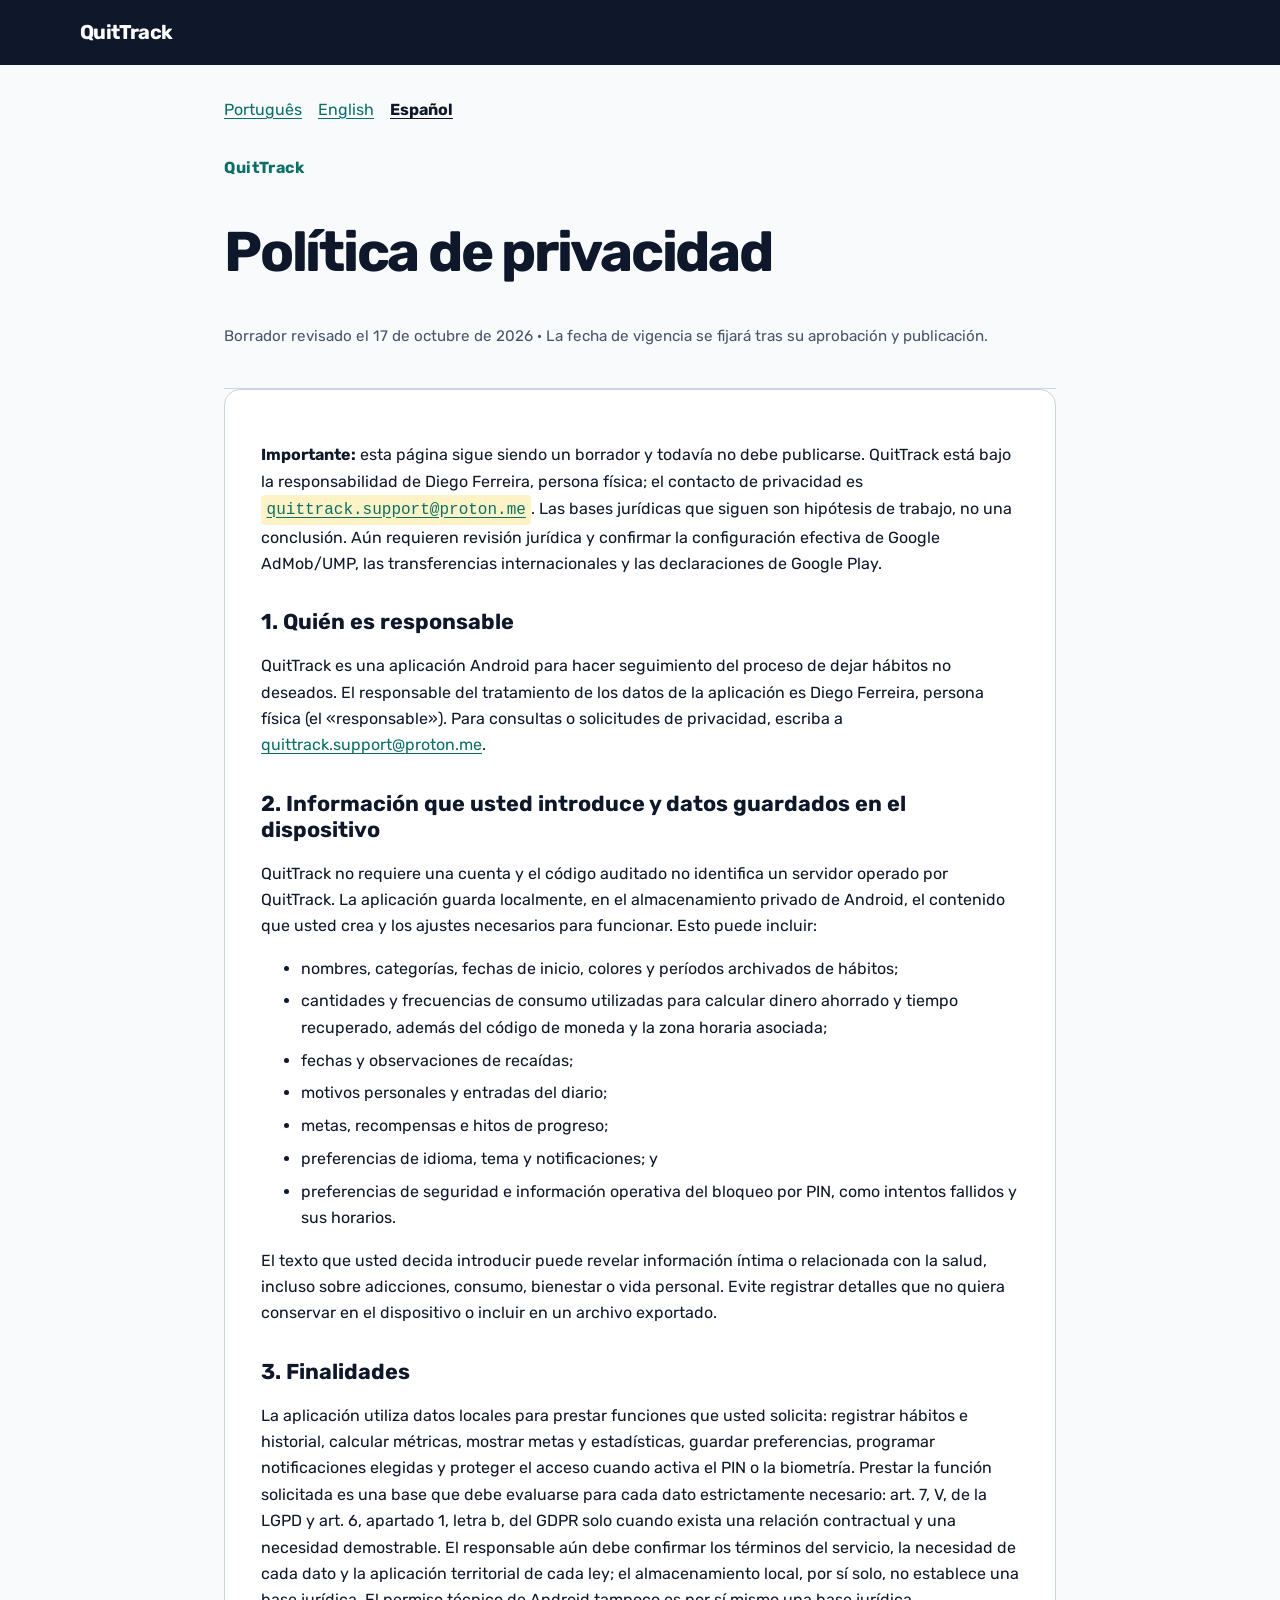
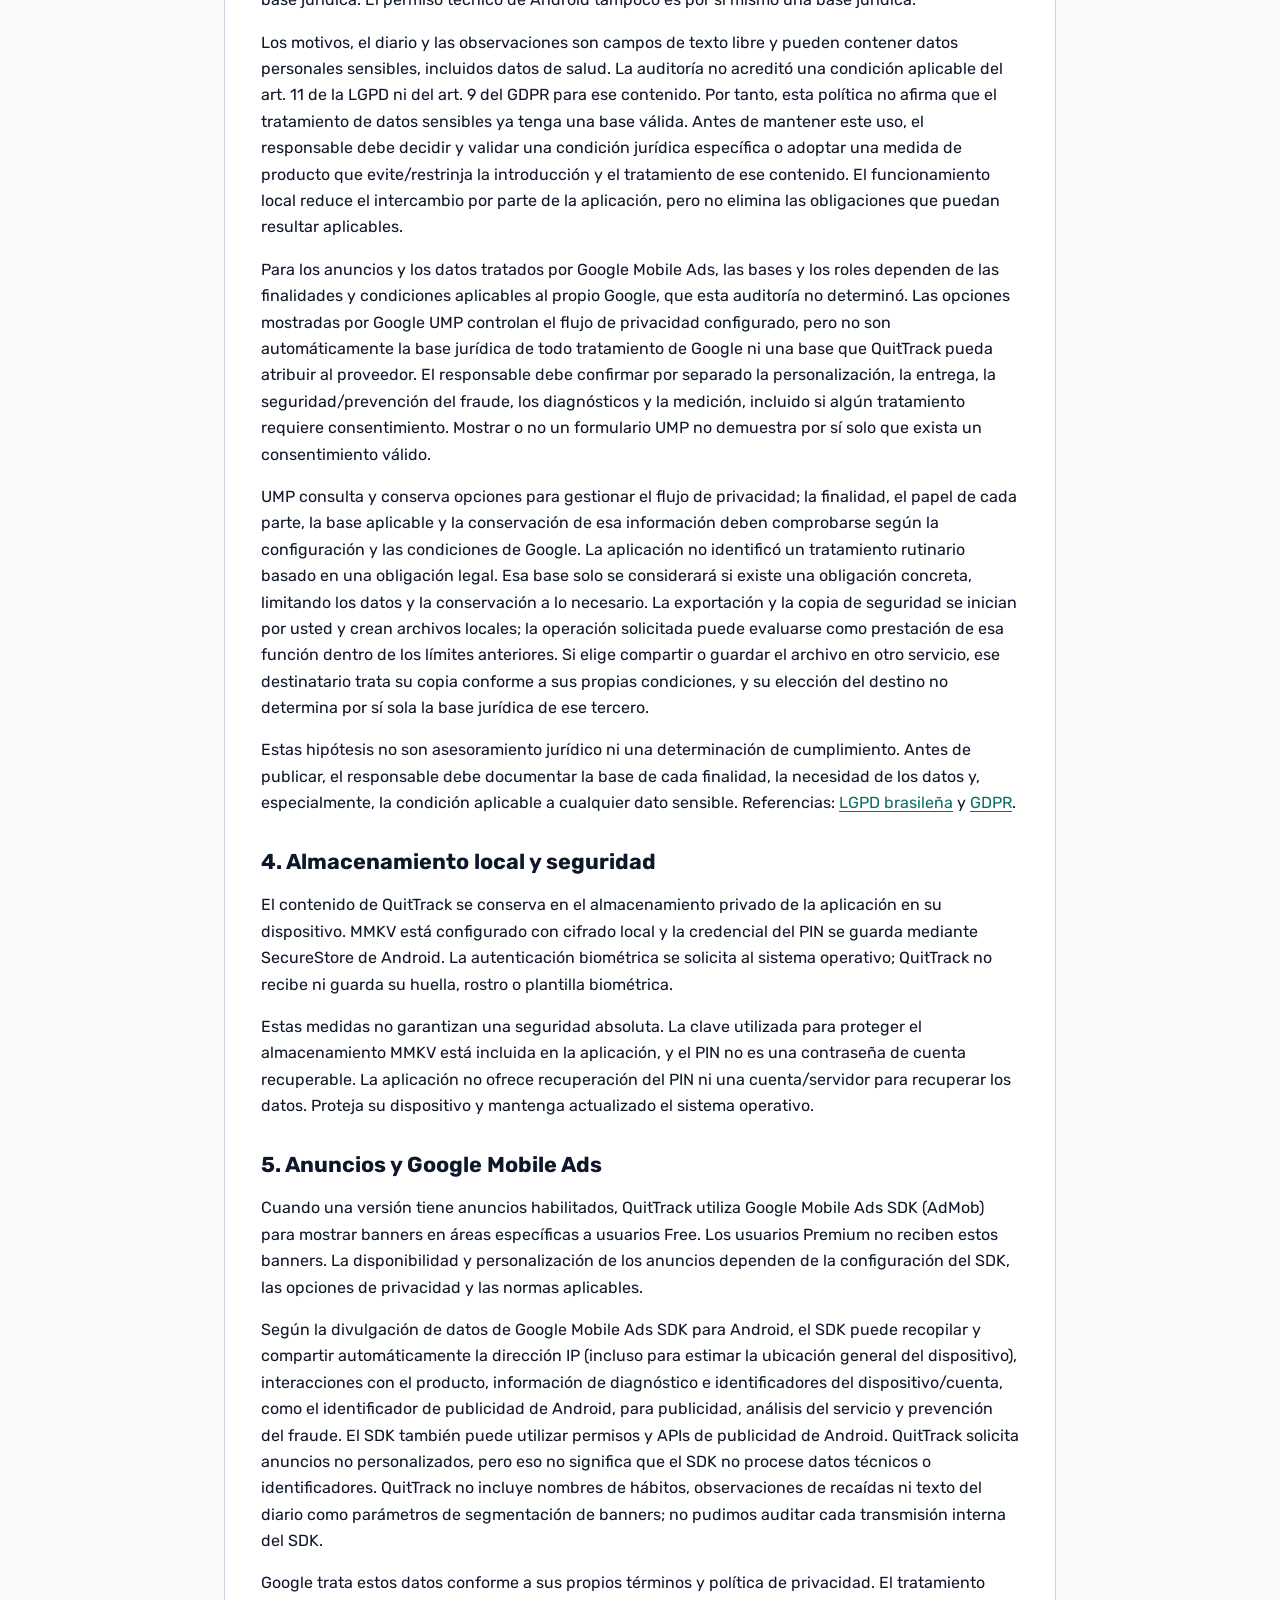
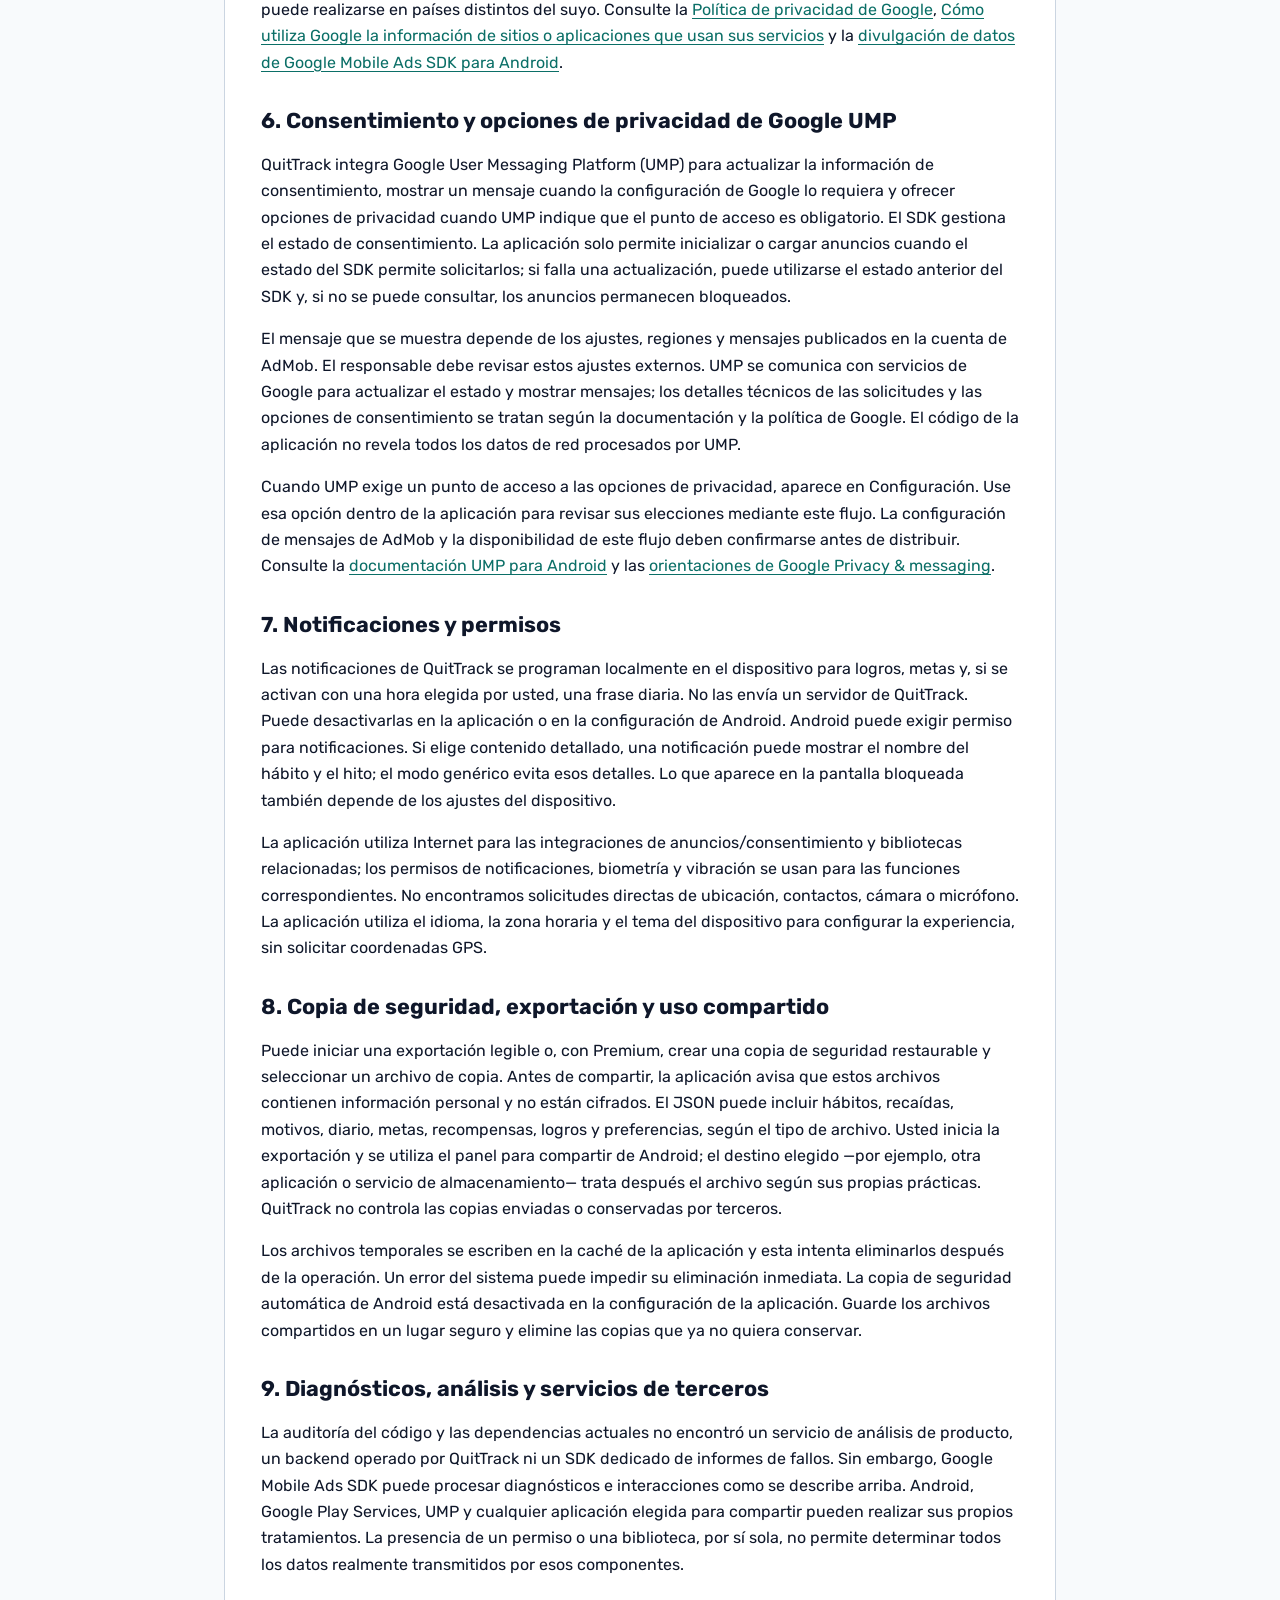
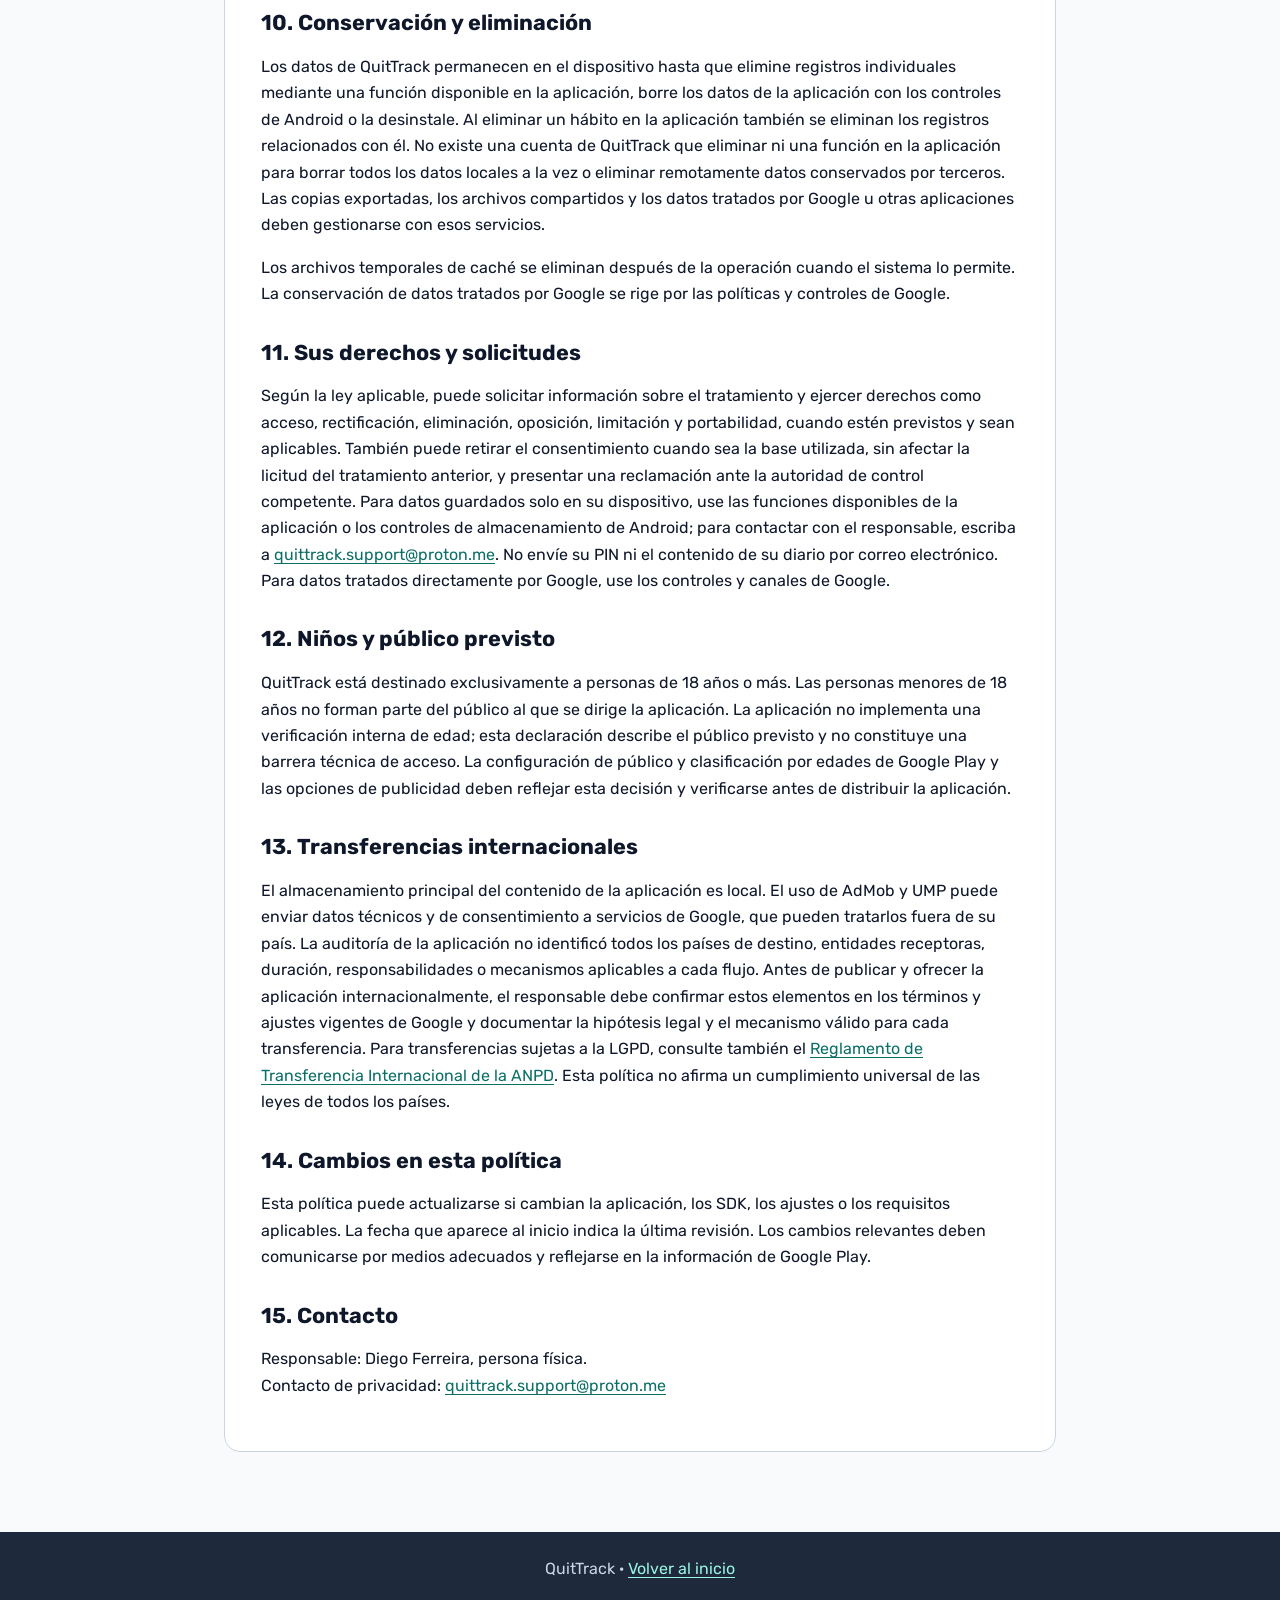
<file: quittrack/es/index.html>
﻿<!doctype html>
<html lang="es">
  <head>
    <meta charset="utf-8">
    <meta name="viewport" content="width=device-width, initial-scale=1">
    <meta name="description" content="Política de privacidad de QuitTrack: datos locales, publicidad, consentimiento, exportación y derechos de privacidad.">
    <meta name="theme-color" content="#0F172A">
    <title>Política de privacidad — QuitTrack</title>
    <link rel="stylesheet" href="../assets/styles.css">
    <link rel="alternate" hreflang="pt-BR" href="../">
    <link rel="alternate" hreflang="en-US" href="../en/">
    <link rel="alternate" hreflang="es" href="./">
  </head>
  <body>
    <a class="skip-link" href="#main">Saltar al contenido</a>
    <header class="site-header"><a class="brand" href="../">QuitTrack</a></header>
    <main id="main" class="page">
      <nav class="language-nav" aria-label="Idioma"><a href="../" lang="pt-BR">Português</a><a href="../en/" lang="en-US">English</a><a href="./" aria-current="page">Español</a></nav>
      <header class="page-header"><p class="eyebrow">QuitTrack</p><h1>Política de privacidad</h1><p class="updated">Borrador revisado el 17 de octubre de 2026 · La fecha de vigencia se fijará tras su aprobación y publicación.</p></header>
      <article class="content-card">
        <p><strong>Importante:</strong> esta página sigue siendo un borrador y todavía no debe publicarse. QuitTrack está bajo la responsabilidad de Diego Ferreira, persona física; el contacto de privacidad es <a class="contact-placeholder" href="mailto:quittrack.support@proton.me">quittrack.support@proton.me</a>. Las bases jurídicas que siguen son hipótesis de trabajo, no una conclusión. Aún requieren revisión jurídica y confirmar la configuración efectiva de Google AdMob/UMP, las transferencias internacionales y las declaraciones de Google Play.</p>

        <h2>1. Quién es responsable</h2>
        <p>QuitTrack es una aplicación Android para hacer seguimiento del proceso de dejar hábitos no deseados. El responsable del tratamiento de los datos de la aplicación es Diego Ferreira, persona física (el «responsable»). Para consultas o solicitudes de privacidad, escriba a <a href="mailto:quittrack.support@proton.me">quittrack.support@proton.me</a>.</p>

        <h2>2. Información que usted introduce y datos guardados en el dispositivo</h2>
        <p>QuitTrack no requiere una cuenta y el código auditado no identifica un servidor operado por QuitTrack. La aplicación guarda localmente, en el almacenamiento privado de Android, el contenido que usted crea y los ajustes necesarios para funcionar. Esto puede incluir:</p>
        <ul>
          <li>nombres, categorías, fechas de inicio, colores y períodos archivados de hábitos;</li>
          <li>cantidades y frecuencias de consumo utilizadas para calcular dinero ahorrado y tiempo recuperado, además del código de moneda y la zona horaria asociada;</li>
          <li>fechas y observaciones de recaídas;</li>
          <li>motivos personales y entradas del diario;</li>
          <li>metas, recompensas e hitos de progreso;</li>
          <li>preferencias de idioma, tema y notificaciones; y</li>
          <li>preferencias de seguridad e información operativa del bloqueo por PIN, como intentos fallidos y sus horarios.</li>
        </ul>
        <p>El texto que usted decida introducir puede revelar información íntima o relacionada con la salud, incluso sobre adicciones, consumo, bienestar o vida personal. Evite registrar detalles que no quiera conservar en el dispositivo o incluir en un archivo exportado.</p>

        <h2>3. Finalidades</h2>
        <p>La aplicación utiliza datos locales para prestar funciones que usted solicita: registrar hábitos e historial, calcular métricas, mostrar metas y estadísticas, guardar preferencias, programar notificaciones elegidas y proteger el acceso cuando activa el PIN o la biometría. Prestar la función solicitada es una base que debe evaluarse para cada dato estrictamente necesario: art. 7, V, de la LGPD y art. 6, apartado 1, letra b, del GDPR solo cuando exista una relación contractual y una necesidad demostrable. El responsable aún debe confirmar los términos del servicio, la necesidad de cada dato y la aplicación territorial de cada ley; el almacenamiento local, por sí solo, no establece una base jurídica. El permiso técnico de Android tampoco es por sí mismo una base jurídica.</p>
        <p>Los motivos, el diario y las observaciones son campos de texto libre y pueden contener datos personales sensibles, incluidos datos de salud. La auditoría no acreditó una condición aplicable del art. 11 de la LGPD ni del art. 9 del GDPR para ese contenido. Por tanto, esta política no afirma que el tratamiento de datos sensibles ya tenga una base válida. Antes de mantener este uso, el responsable debe decidir y validar una condición jurídica específica o adoptar una medida de producto que evite/restrinja la introducción y el tratamiento de ese contenido. El funcionamiento local reduce el intercambio por parte de la aplicación, pero no elimina las obligaciones que puedan resultar aplicables.</p>
        <p>Para los anuncios y los datos tratados por Google Mobile Ads, las bases y los roles dependen de las finalidades y condiciones aplicables al propio Google, que esta auditoría no determinó. Las opciones mostradas por Google UMP controlan el flujo de privacidad configurado, pero no son automáticamente la base jurídica de todo tratamiento de Google ni una base que QuitTrack pueda atribuir al proveedor. El responsable debe confirmar por separado la personalización, la entrega, la seguridad/prevención del fraude, los diagnósticos y la medición, incluido si algún tratamiento requiere consentimiento. Mostrar o no un formulario UMP no demuestra por sí solo que exista un consentimiento válido.</p>
        <p>UMP consulta y conserva opciones para gestionar el flujo de privacidad; la finalidad, el papel de cada parte, la base aplicable y la conservación de esa información deben comprobarse según la configuración y las condiciones de Google. La aplicación no identificó un tratamiento rutinario basado en una obligación legal. Esa base solo se considerará si existe una obligación concreta, limitando los datos y la conservación a lo necesario. La exportación y la copia de seguridad se inician por usted y crean archivos locales; la operación solicitada puede evaluarse como prestación de esa función dentro de los límites anteriores. Si elige compartir o guardar el archivo en otro servicio, ese destinatario trata su copia conforme a sus propias condiciones, y su elección del destino no determina por sí sola la base jurídica de ese tercero.</p>
        <p>Estas hipótesis no son asesoramiento jurídico ni una determinación de cumplimiento. Antes de publicar, el responsable debe documentar la base de cada finalidad, la necesidad de los datos y, especialmente, la condición aplicable a cualquier dato sensible. Referencias: <a href="https://www.planalto.gov.br/ccivil_03/_ato2015-2018/2018/lei/l13709compilado.htm">LGPD brasileña</a> y <a href="https://eur-lex.europa.eu/eli/reg/2016/679/">GDPR</a>.</p>

        <h2>4. Almacenamiento local y seguridad</h2>
        <p>El contenido de QuitTrack se conserva en el almacenamiento privado de la aplicación en su dispositivo. MMKV está configurado con cifrado local y la credencial del PIN se guarda mediante SecureStore de Android. La autenticación biométrica se solicita al sistema operativo; QuitTrack no recibe ni guarda su huella, rostro o plantilla biométrica.</p>
        <p>Estas medidas no garantizan una seguridad absoluta. La clave utilizada para proteger el almacenamiento MMKV está incluida en la aplicación, y el PIN no es una contraseña de cuenta recuperable. La aplicación no ofrece recuperación del PIN ni una cuenta/servidor para recuperar los datos. Proteja su dispositivo y mantenga actualizado el sistema operativo.</p>

        <h2>5. Anuncios y Google Mobile Ads</h2>
        <p>Cuando una versión tiene anuncios habilitados, QuitTrack utiliza Google Mobile Ads SDK (AdMob) para mostrar banners en áreas específicas a usuarios Free. Los usuarios Premium no reciben estos banners. La disponibilidad y personalización de los anuncios dependen de la configuración del SDK, las opciones de privacidad y las normas aplicables.</p>
        <p>Según la divulgación de datos de Google Mobile Ads SDK para Android, el SDK puede recopilar y compartir automáticamente la dirección IP (incluso para estimar la ubicación general del dispositivo), interacciones con el producto, información de diagnóstico e identificadores del dispositivo/cuenta, como el identificador de publicidad de Android, para publicidad, análisis del servicio y prevención del fraude. El SDK también puede utilizar permisos y APIs de publicidad de Android. QuitTrack solicita anuncios no personalizados, pero eso no significa que el SDK no procese datos técnicos o identificadores. QuitTrack no incluye nombres de hábitos, observaciones de recaídas ni texto del diario como parámetros de segmentación de banners; no pudimos auditar cada transmisión interna del SDK.</p>
        <p>Google trata estos datos conforme a sus propios términos y política de privacidad. El tratamiento puede realizarse en países distintos del suyo. Consulte la <a href="https://policies.google.com/privacy?hl=es">Política de privacidad de Google</a>, <a href="https://policies.google.com/technologies/ads?hl=es">Cómo utiliza Google la información de sitios o aplicaciones que usan sus servicios</a> y la <a href="https://developers.google.com/admob/android/privacy/play-data-disclosure?hl=es-419">divulgación de datos de Google Mobile Ads SDK para Android</a>.</p>

        <h2>6. Consentimiento y opciones de privacidad de Google UMP</h2>
        <p>QuitTrack integra Google User Messaging Platform (UMP) para actualizar la información de consentimiento, mostrar un mensaje cuando la configuración de Google lo requiera y ofrecer opciones de privacidad cuando UMP indique que el punto de acceso es obligatorio. El SDK gestiona el estado de consentimiento. La aplicación solo permite inicializar o cargar anuncios cuando el estado del SDK permite solicitarlos; si falla una actualización, puede utilizarse el estado anterior del SDK y, si no se puede consultar, los anuncios permanecen bloqueados.</p>
        <p>El mensaje que se muestra depende de los ajustes, regiones y mensajes publicados en la cuenta de AdMob. El responsable debe revisar estos ajustes externos. UMP se comunica con servicios de Google para actualizar el estado y mostrar mensajes; los detalles técnicos de las solicitudes y las opciones de consentimiento se tratan según la documentación y la política de Google. El código de la aplicación no revela todos los datos de red procesados por UMP.</p>
        <p>Cuando UMP exige un punto de acceso a las opciones de privacidad, aparece en Configuración. Use esa opción dentro de la aplicación para revisar sus elecciones mediante este flujo. La configuración de mensajes de AdMob y la disponibilidad de este flujo deben confirmarse antes de distribuir. Consulte la <a href="https://developers.google.com/admob/android/privacy?hl=es">documentación UMP para Android</a> y las <a href="https://support.google.com/admob/answer/12226986?hl=es">orientaciones de Google Privacy &amp; messaging</a>.</p>

        <h2>7. Notificaciones y permisos</h2>
        <p>Las notificaciones de QuitTrack se programan localmente en el dispositivo para logros, metas y, si se activan con una hora elegida por usted, una frase diaria. No las envía un servidor de QuitTrack. Puede desactivarlas en la aplicación o en la configuración de Android. Android puede exigir permiso para notificaciones. Si elige contenido detallado, una notificación puede mostrar el nombre del hábito y el hito; el modo genérico evita esos detalles. Lo que aparece en la pantalla bloqueada también depende de los ajustes del dispositivo.</p>
        <p>La aplicación utiliza Internet para las integraciones de anuncios/consentimiento y bibliotecas relacionadas; los permisos de notificaciones, biometría y vibración se usan para las funciones correspondientes. No encontramos solicitudes directas de ubicación, contactos, cámara o micrófono. La aplicación utiliza el idioma, la zona horaria y el tema del dispositivo para configurar la experiencia, sin solicitar coordenadas GPS.</p>

        <h2>8. Copia de seguridad, exportación y uso compartido</h2>
        <p>Puede iniciar una exportación legible o, con Premium, crear una copia de seguridad restaurable y seleccionar un archivo de copia. Antes de compartir, la aplicación avisa que estos archivos contienen información personal y no están cifrados. El JSON puede incluir hábitos, recaídas, motivos, diario, metas, recompensas, logros y preferencias, según el tipo de archivo. Usted inicia la exportación y se utiliza el panel para compartir de Android; el destino elegido —por ejemplo, otra aplicación o servicio de almacenamiento— trata después el archivo según sus propias prácticas. QuitTrack no controla las copias enviadas o conservadas por terceros.</p>
        <p>Los archivos temporales se escriben en la caché de la aplicación y esta intenta eliminarlos después de la operación. Un error del sistema puede impedir su eliminación inmediata. La copia de seguridad automática de Android está desactivada en la configuración de la aplicación. Guarde los archivos compartidos en un lugar seguro y elimine las copias que ya no quiera conservar.</p>

        <h2>9. Diagnósticos, análisis y servicios de terceros</h2>
        <p>La auditoría del código y las dependencias actuales no encontró un servicio de análisis de producto, un backend operado por QuitTrack ni un SDK dedicado de informes de fallos. Sin embargo, Google Mobile Ads SDK puede procesar diagnósticos e interacciones como se describe arriba. Android, Google Play Services, UMP y cualquier aplicación elegida para compartir pueden realizar sus propios tratamientos. La presencia de un permiso o una biblioteca, por sí sola, no permite determinar todos los datos realmente transmitidos por esos componentes.</p>

        <h2>10. Conservación y eliminación</h2>
        <p>Los datos de QuitTrack permanecen en el dispositivo hasta que elimine registros individuales mediante una función disponible en la aplicación, borre los datos de la aplicación con los controles de Android o la desinstale. Al eliminar un hábito en la aplicación también se eliminan los registros relacionados con él. No existe una cuenta de QuitTrack que eliminar ni una función en la aplicación para borrar todos los datos locales a la vez o eliminar remotamente datos conservados por terceros. Las copias exportadas, los archivos compartidos y los datos tratados por Google u otras aplicaciones deben gestionarse con esos servicios.</p>
        <p>Los archivos temporales de caché se eliminan después de la operación cuando el sistema lo permite. La conservación de datos tratados por Google se rige por las políticas y controles de Google.</p>

        <h2>11. Sus derechos y solicitudes</h2>
        <p>Según la ley aplicable, puede solicitar información sobre el tratamiento y ejercer derechos como acceso, rectificación, eliminación, oposición, limitación y portabilidad, cuando estén previstos y sean aplicables. También puede retirar el consentimiento cuando sea la base utilizada, sin afectar la licitud del tratamiento anterior, y presentar una reclamación ante la autoridad de control competente. Para datos guardados solo en su dispositivo, use las funciones disponibles de la aplicación o los controles de almacenamiento de Android; para contactar con el responsable, escriba a <a href="mailto:quittrack.support@proton.me">quittrack.support@proton.me</a>. No envíe su PIN ni el contenido de su diario por correo electrónico. Para datos tratados directamente por Google, use los controles y canales de Google.</p>

        <h2>12. Niños y público previsto</h2>
        <p>QuitTrack está destinado exclusivamente a personas de 18 años o más. Las personas menores de 18 años no forman parte del público al que se dirige la aplicación. La aplicación no implementa una verificación interna de edad; esta declaración describe el público previsto y no constituye una barrera técnica de acceso. La configuración de público y clasificación por edades de Google Play y las opciones de publicidad deben reflejar esta decisión y verificarse antes de distribuir la aplicación.</p>

        <h2>13. Transferencias internacionales</h2>
        <p>El almacenamiento principal del contenido de la aplicación es local. El uso de AdMob y UMP puede enviar datos técnicos y de consentimiento a servicios de Google, que pueden tratarlos fuera de su país. La auditoría de la aplicación no identificó todos los países de destino, entidades receptoras, duración, responsabilidades o mecanismos aplicables a cada flujo. Antes de publicar y ofrecer la aplicación internacionalmente, el responsable debe confirmar estos elementos en los términos y ajustes vigentes de Google y documentar la hipótesis legal y el mecanismo válido para cada transferencia. Para transferencias sujetas a la LGPD, consulte también el <a href="https://www.gov.br/anpd/pt-br/acesso-a-informacao/institucional/atos-normativos/regulamentacoes_anpd/resolucao-cd-anpd-no-19-de-23-de-agosto-de-2024">Reglamento de Transferencia Internacional de la ANPD</a>. Esta política no afirma un cumplimiento universal de las leyes de todos los países.</p>

        <h2>14. Cambios en esta política</h2>
        <p>Esta política puede actualizarse si cambian la aplicación, los SDK, los ajustes o los requisitos aplicables. La fecha que aparece al inicio indica la última revisión. Los cambios relevantes deben comunicarse por medios adecuados y reflejarse en la información de Google Play.</p>

        <h2>15. Contacto</h2>
        <p>Responsable: Diego Ferreira, persona física.<br>Contacto de privacidad: <a href="mailto:quittrack.support@proton.me">quittrack.support@proton.me</a></p>
      </article>
    </main>
    <footer class="site-footer">QuitTrack · <a href="#main">Volver al inicio</a></footer>
  </body>
</html>
</file>
<file: quittrack/assets/styles.css>
:root {
  color-scheme: light;
  --navy: #0f172a;
  --slate: #1e293b;
  --teal: #0d9488;
  --teal-light: #14b8a6;
  --paper: #f8fafc;
  --surface: #fff;
  --text: #0f172a;
  --muted: #475569;
  --line: #cbd5e1;
  font-family: Rubik, Inter, ui-sans-serif, system-ui, -apple-system, BlinkMacSystemFont, "Segoe UI", sans-serif;
  color: var(--text);
  background: var(--paper);
  font-synthesis: none;
  text-rendering: optimizeLegibility;
}
@font-face { font-family: Rubik; src: url("fonts/Rubik-Regular.ttf") format("truetype"); font-style: normal; font-weight: 400; font-display: swap; }
@font-face { font-family: Rubik; src: url("fonts/Rubik-Bold.ttf") format("truetype"); font-style: normal; font-weight: 700; font-display: swap; }
* { box-sizing: border-box; }
body { margin: 0; line-height: 1.65; }
a { color: #0b6f67; text-underline-offset: .18em; }
a:hover { color: #075a54; }
a:focus-visible { outline: 3px solid var(--teal); outline-offset: 3px; border-radius: 3px; }
.skip-link { position: absolute; left: -9999px; top: .5rem; z-index: 2; background: var(--surface); padding: .75rem 1rem; }
.skip-link:focus { left: .5rem; }
.site-header { background: var(--navy); color: white; padding: 1rem max(1.25rem, calc((100vw - 70rem)/2)); }
.brand { display: inline-flex; align-items: center; color: white; text-decoration: none; font-size: 1.25rem; font-weight: 700; letter-spacing: -.03em; }
.brand:hover { color: white; }
.hero { width: min(100% - 2rem, 58rem); margin: clamp(3rem, 9vw, 7rem) auto; }
.eyebrow { color: #0b6f67; font-weight: 700; letter-spacing: .04em; }
h1, h2, h3 { color: var(--navy); line-height: 1.2; }
h1 { font-size: clamp(2rem, 5vw, 3.5rem); letter-spacing: -.04em; }
.language-cards { display: grid; grid-template-columns: repeat(auto-fit, minmax(14rem, 1fr)); gap: 1rem; margin: 2rem 0; }
.language-card { display: grid; gap: .25rem; padding: 1.25rem; background: var(--surface); border: 1px solid var(--line); border-radius: 1rem; text-decoration: none; box-shadow: 0 8px 24px #0f172a0a; }
.language-card strong { color: var(--navy); }
.language-card span { color: var(--muted); }
.notice { padding: 1rem; border-left: .25rem solid var(--teal); background: #e6fffb; color: var(--slate); }
.page { width: min(100% - 2rem, 52rem); margin: 2rem auto 5rem; }
.page-header { padding-bottom: 1.5rem; border-bottom: 1px solid var(--line); }
.language-nav { display: flex; flex-wrap: wrap; gap: .5rem 1rem; margin: 1rem 0 2rem; }
.language-nav a[aria-current="page"] { font-weight: 700; color: var(--navy); }
.updated { color: var(--muted); font-size: .95rem; }
.content-card { padding: clamp(1.1rem, 4vw, 2.25rem); background: var(--surface); border: 1px solid var(--line); border-radius: 1rem; }
.content-card h2 { margin-top: 2rem; font-size: 1.35rem; }
.content-card h2:first-child { margin-top: 0; }
.content-card h3 { margin-top: 1.5rem; font-size: 1.05rem; }
.content-card li + li { margin-top: .4rem; }
.contact-placeholder { display: inline-block; padding: .1rem .35rem; border-radius: .25rem; background: #fef3c7; font-family: ui-monospace, monospace; overflow-wrap: anywhere; }
.site-footer { padding: 1.5rem 1rem; text-align: center; color: #cbd5e1; background: var(--slate); }
.site-footer a { color: #99f6e4; }
@media (prefers-reduced-motion: no-preference) { .language-card { transition: transform .15s ease, box-shadow .15s ease; } .language-card:hover { transform: translateY(-2px); box-shadow: 0 12px 28px #0f172a14; } }
@media print { body { background: white; } .site-header, .site-footer, .language-nav, .skip-link { display: none; } .page { width: 100%; margin: 0; } .content-card { border: 0; padding: 0; } }
</file>
